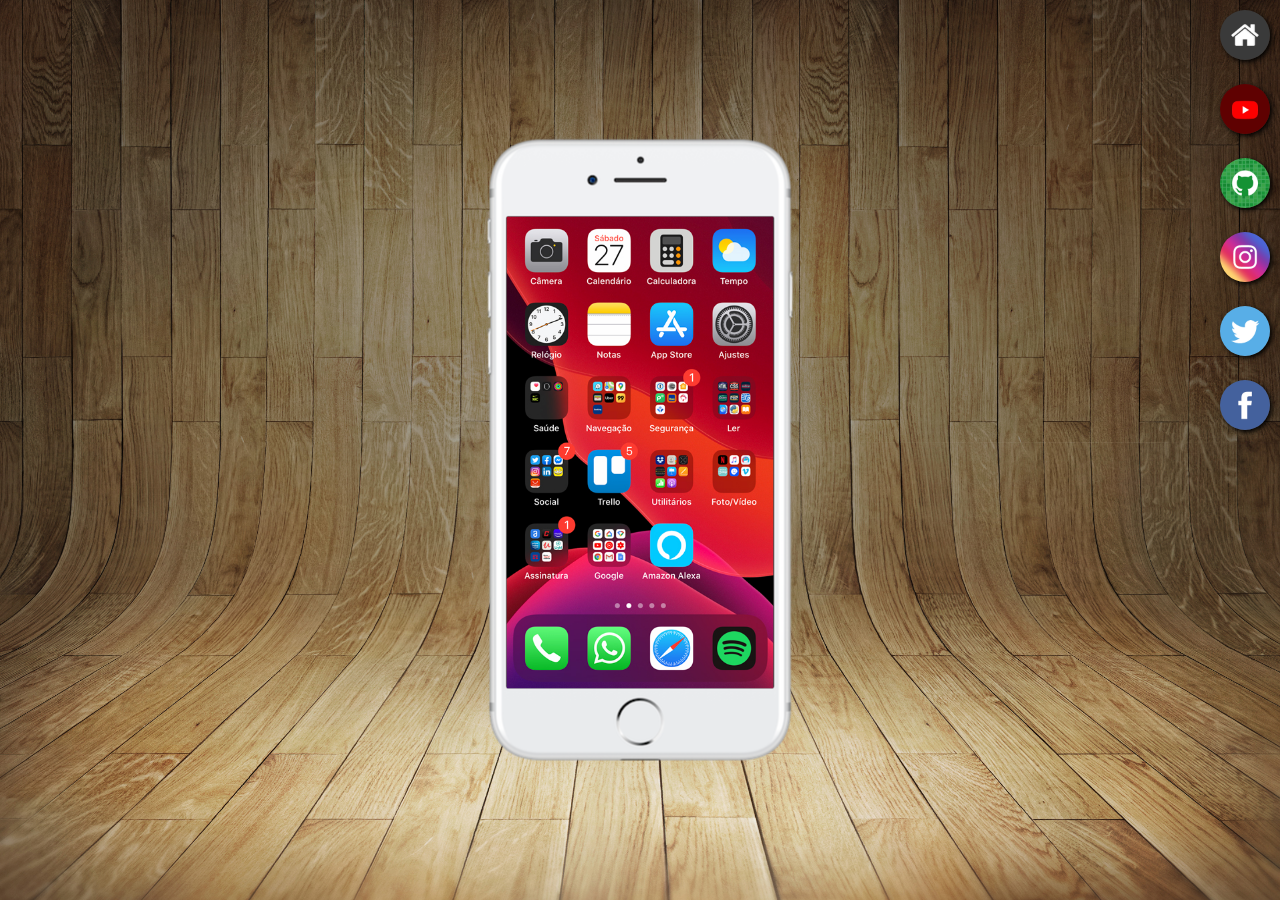
<file: index.html>
<!DOCTYPE html>
<html lang="Pt-br">
<head>
    <meta charset="UTF-8">
    <meta name="viewport" content="width=], initial-scale=1.0">
    <title>Projeto Rede Sociais</title>
    <link rel="shortcut icon" href="favicon.ico" type="image/x-icon">
    <link rel="stylesheet" href="estilos/style.css">
</head>
<body>
    <main>
        <section id="telefone">
            <iframe src="home.html" name="tela" id="tela" frameborder="0"> Seu navegador não é compativel com isso.</iframe>
        </section>
        <section id="redes-sociais">
            <a href="home.html" target="tela"> <img src="imagens/logo-home.jpg" alt="Home"></a><br>
            <a href="youtube.html" target="tela"> <img src="imagens/logo-youtube.jpg" alt="YouTube"></a><br>
            <a href="github.html" target="tela"><img src="imagens/logo-github.jpg" alt="GitHub"></a><br>
            <a href="instagram.html" target="tela"><img src="imagens/logo-instagram.jpg" alt=""></a><br>
            <a href="twitter.html" target="tela"><img src="imagens/logo-twitter.jpg" alt="Twitter"></a><br>
            <a href="facebook.html" target="tela"><img src="imagens/logo-facebook.jpg" alt="Facebook"></a>
        </section>
        <div id="bola"></div>
    </main>
</body>
</html>
</file>
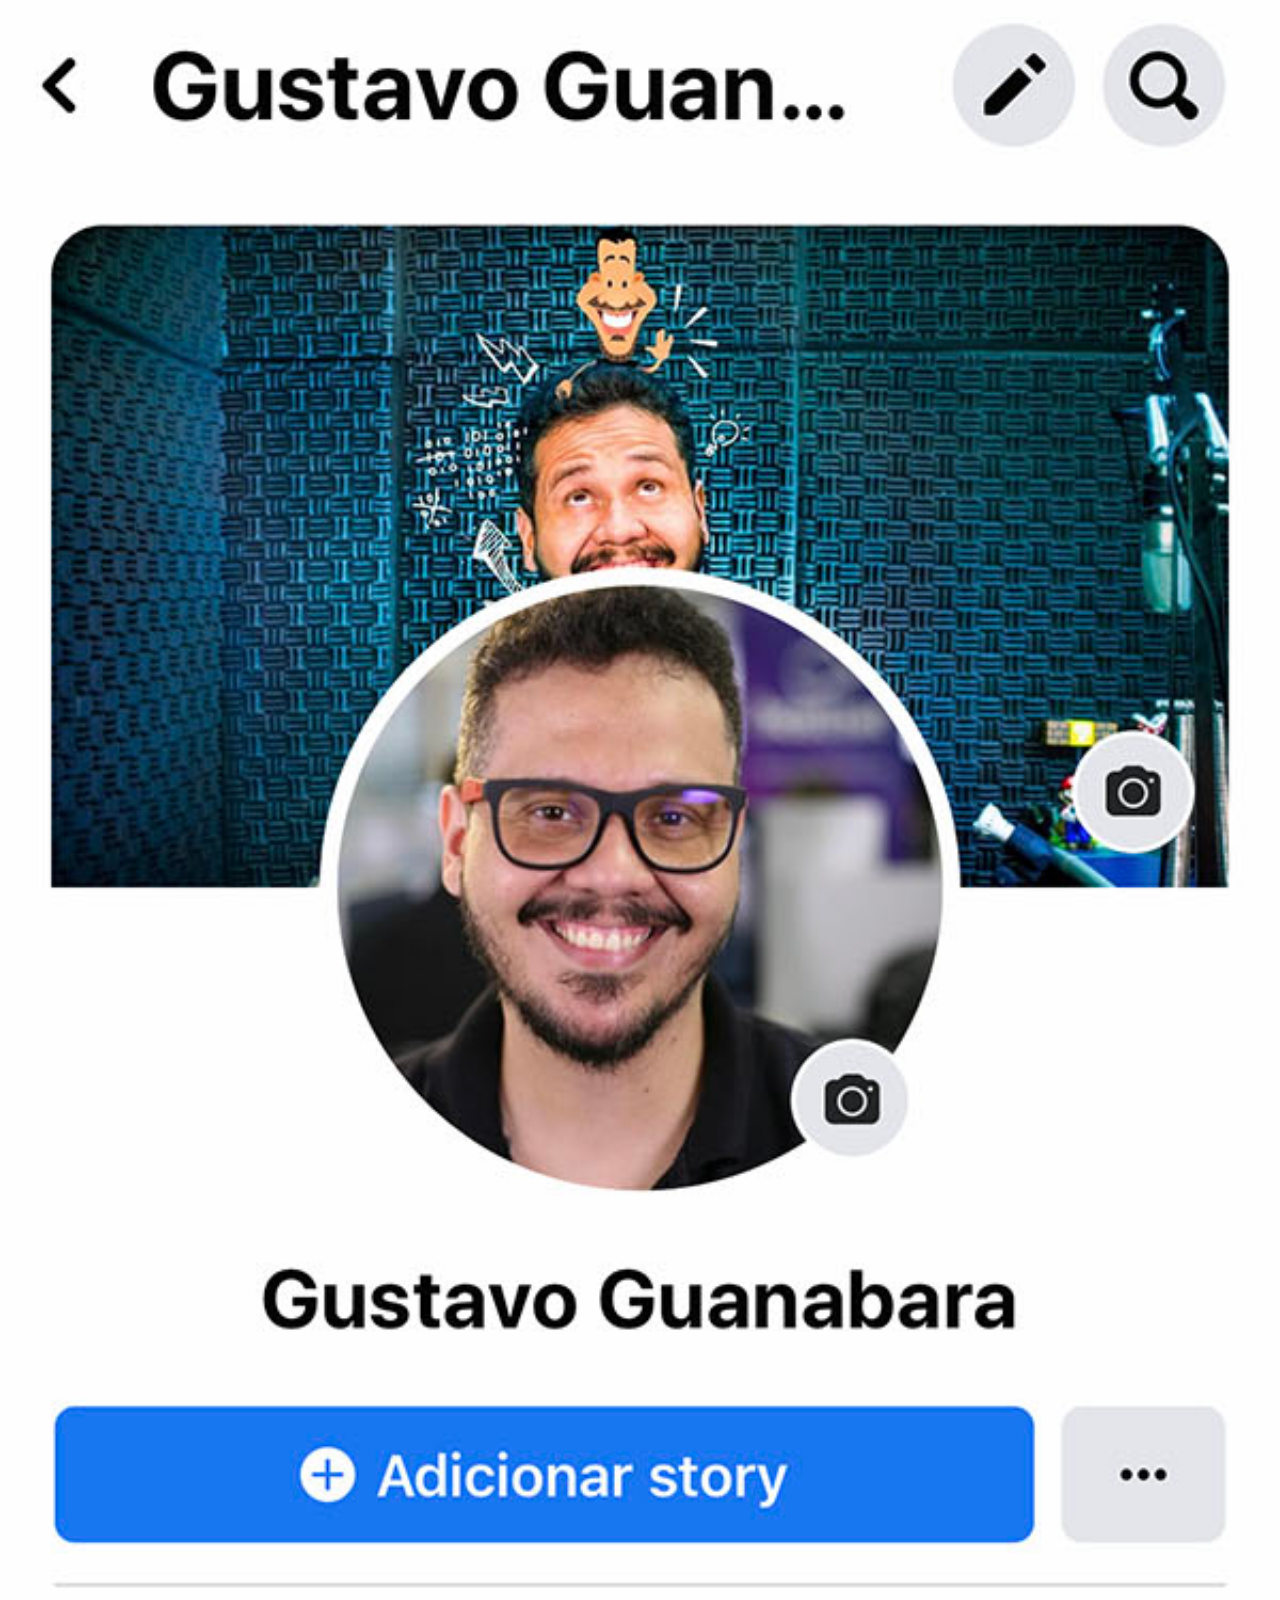
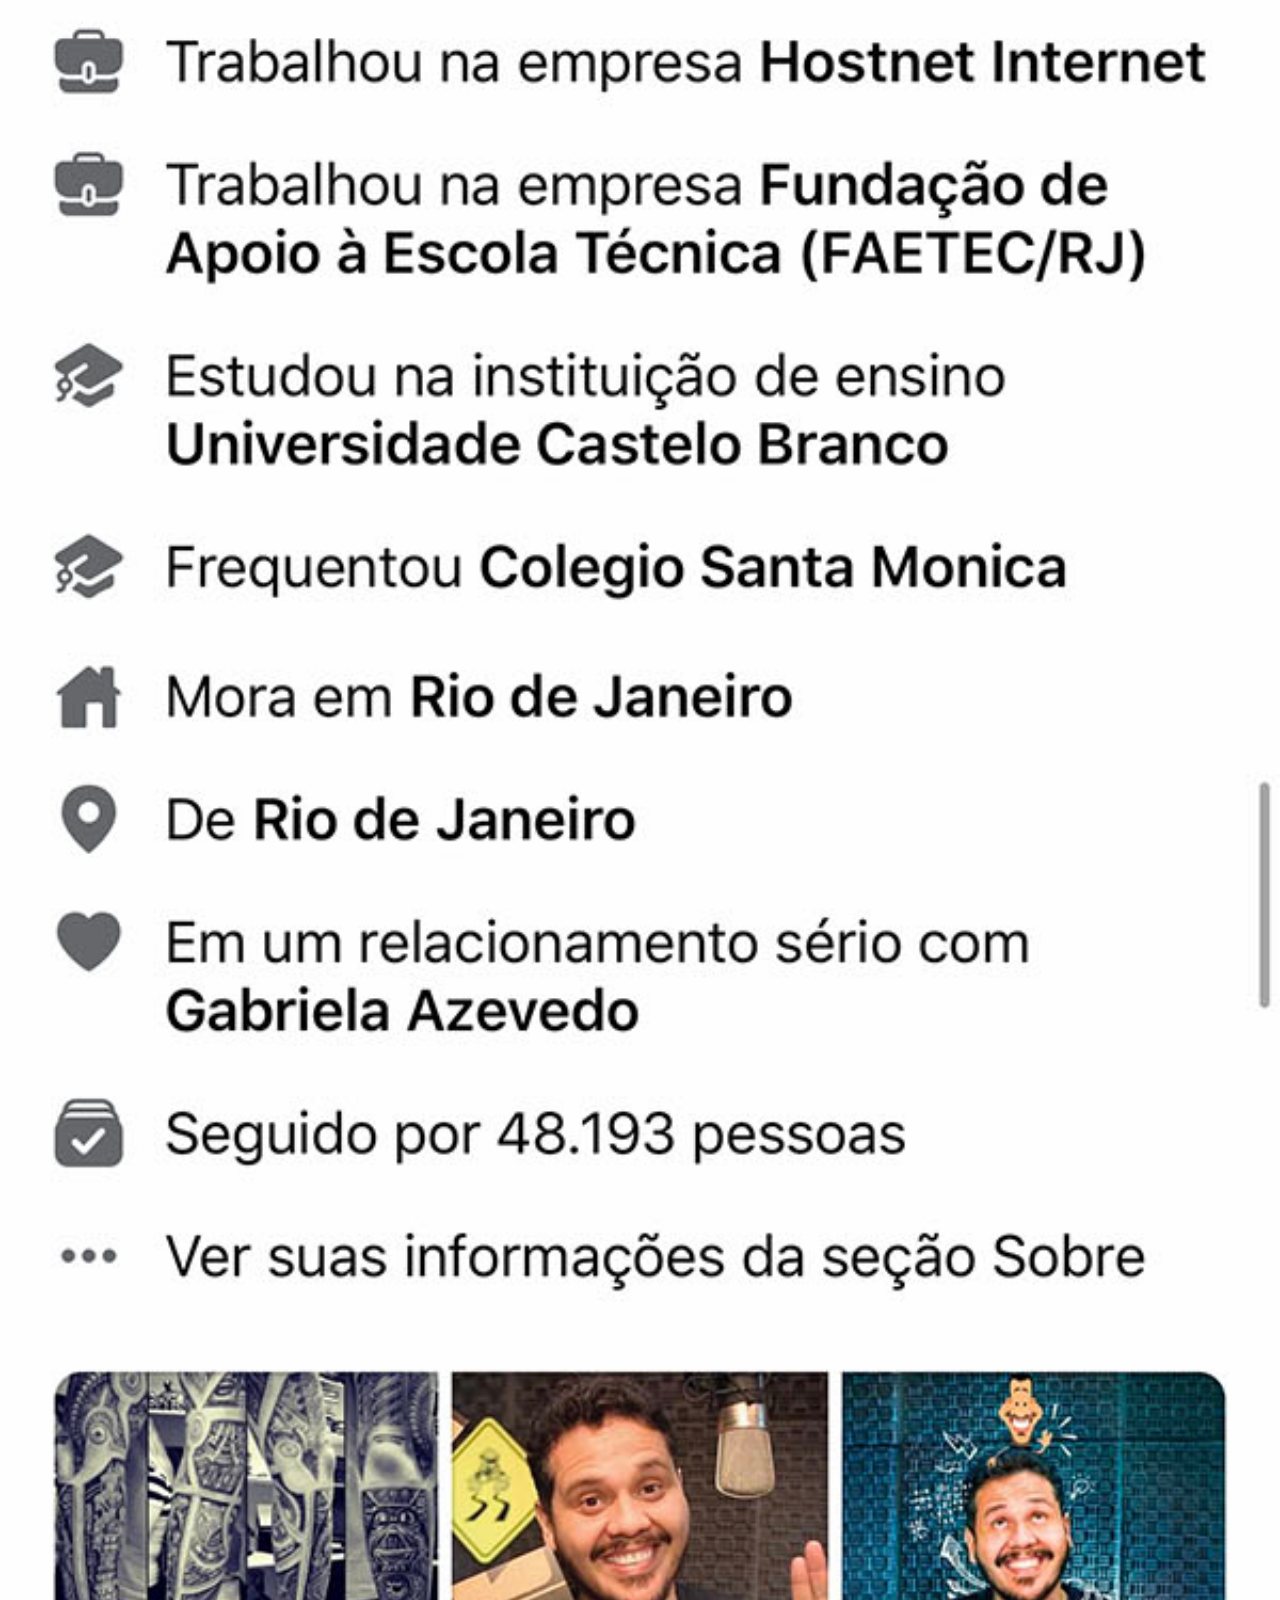
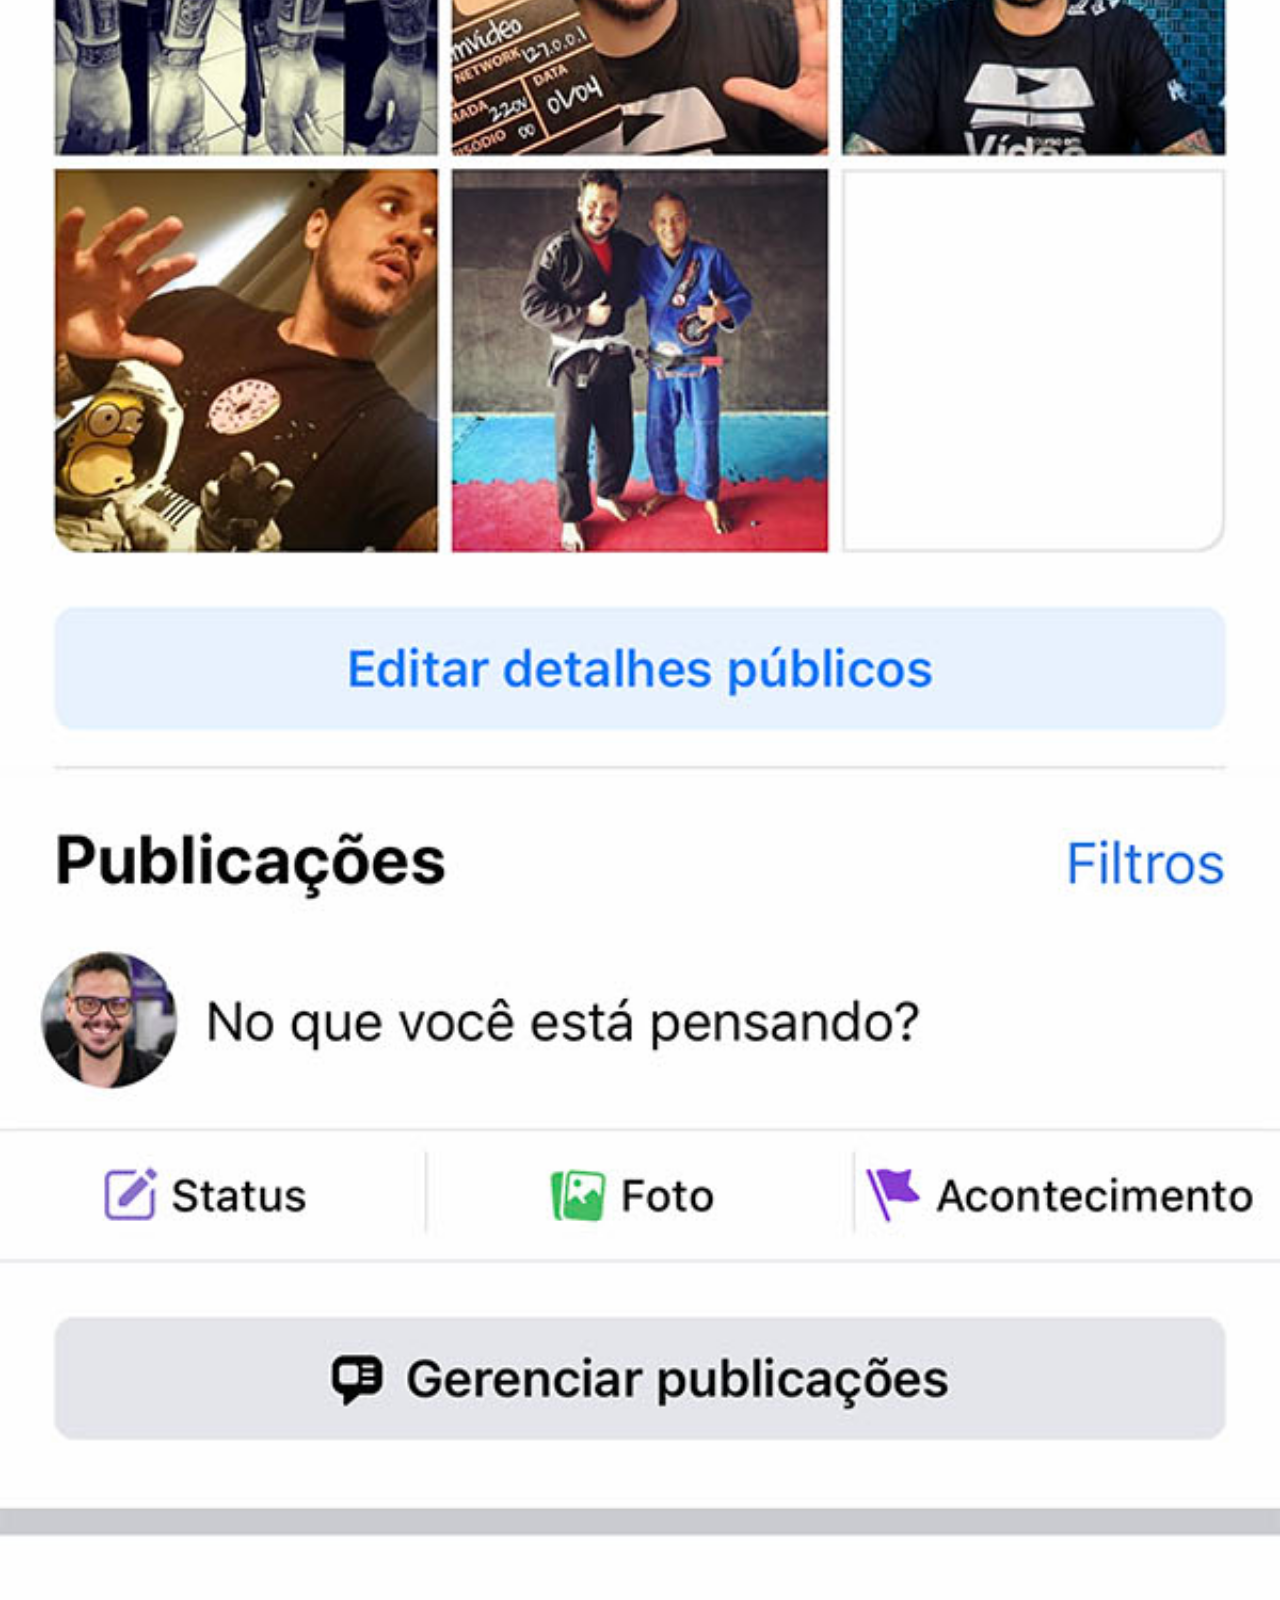
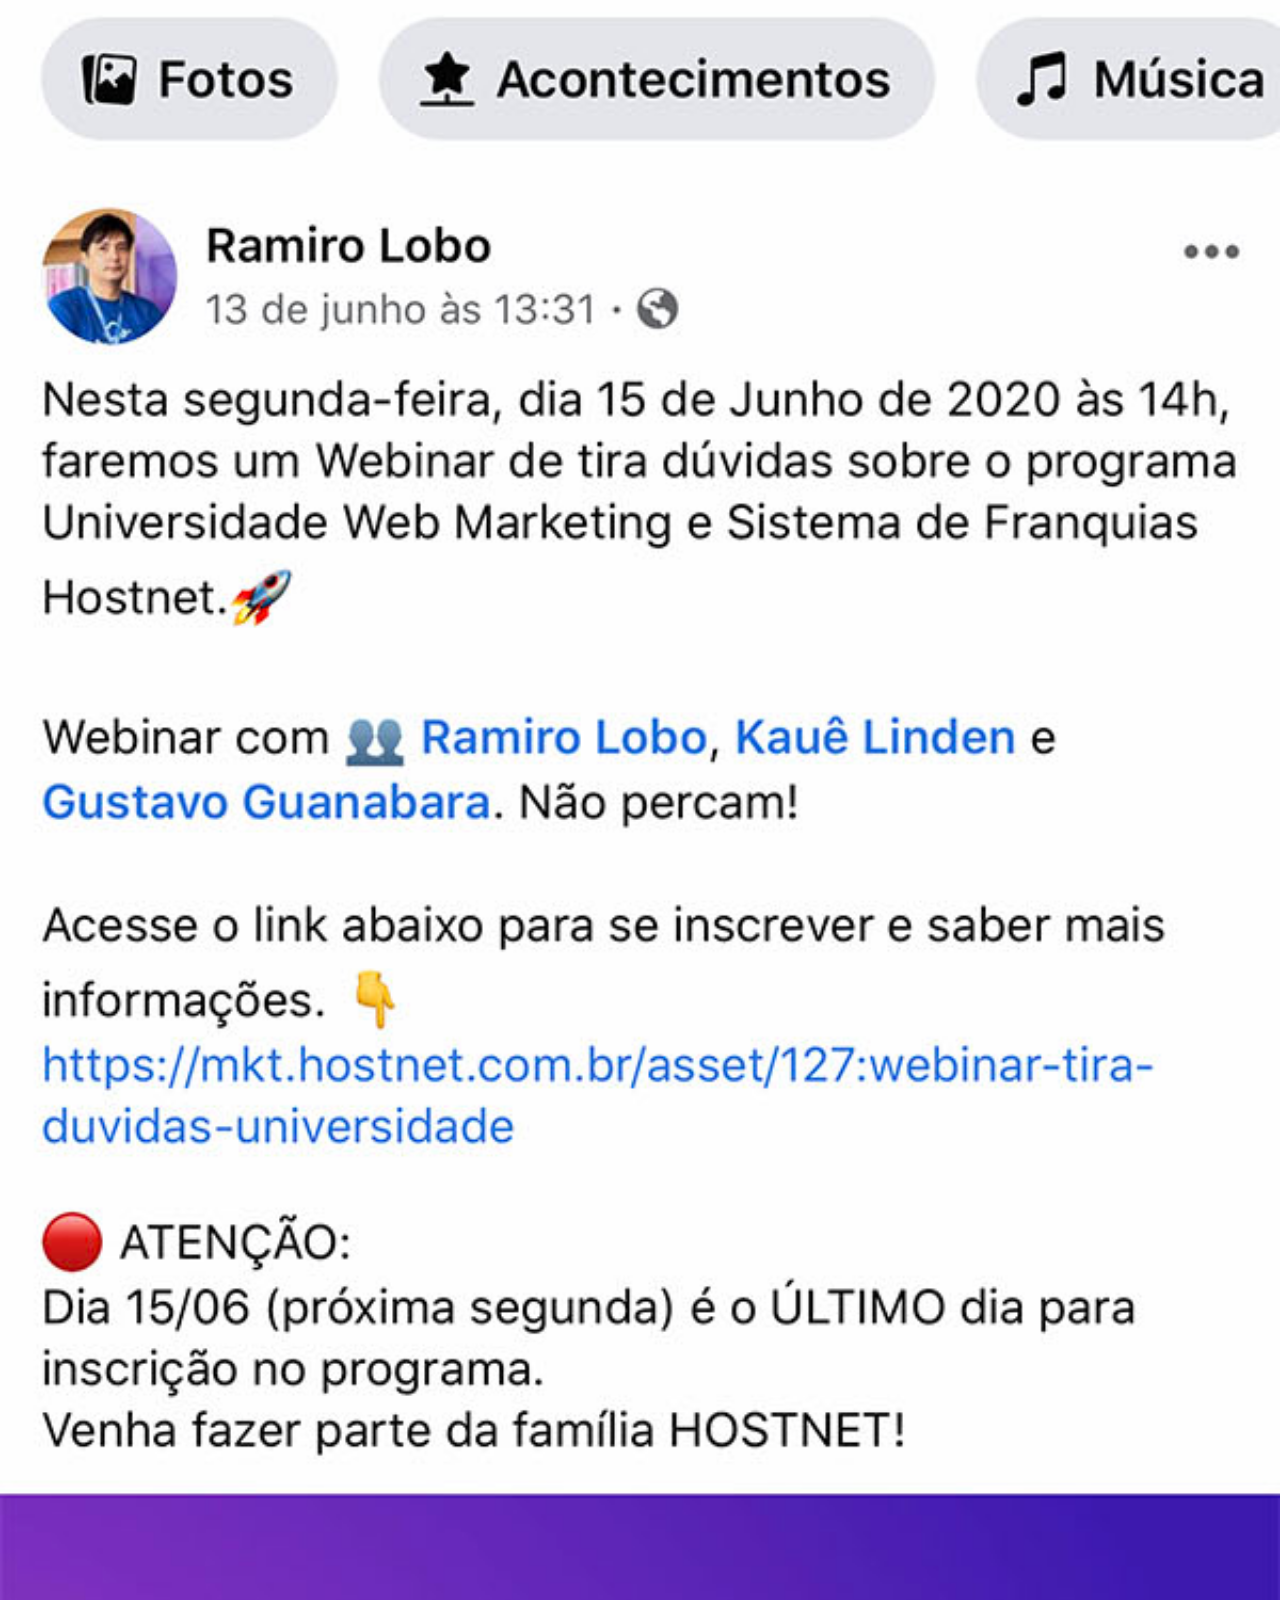
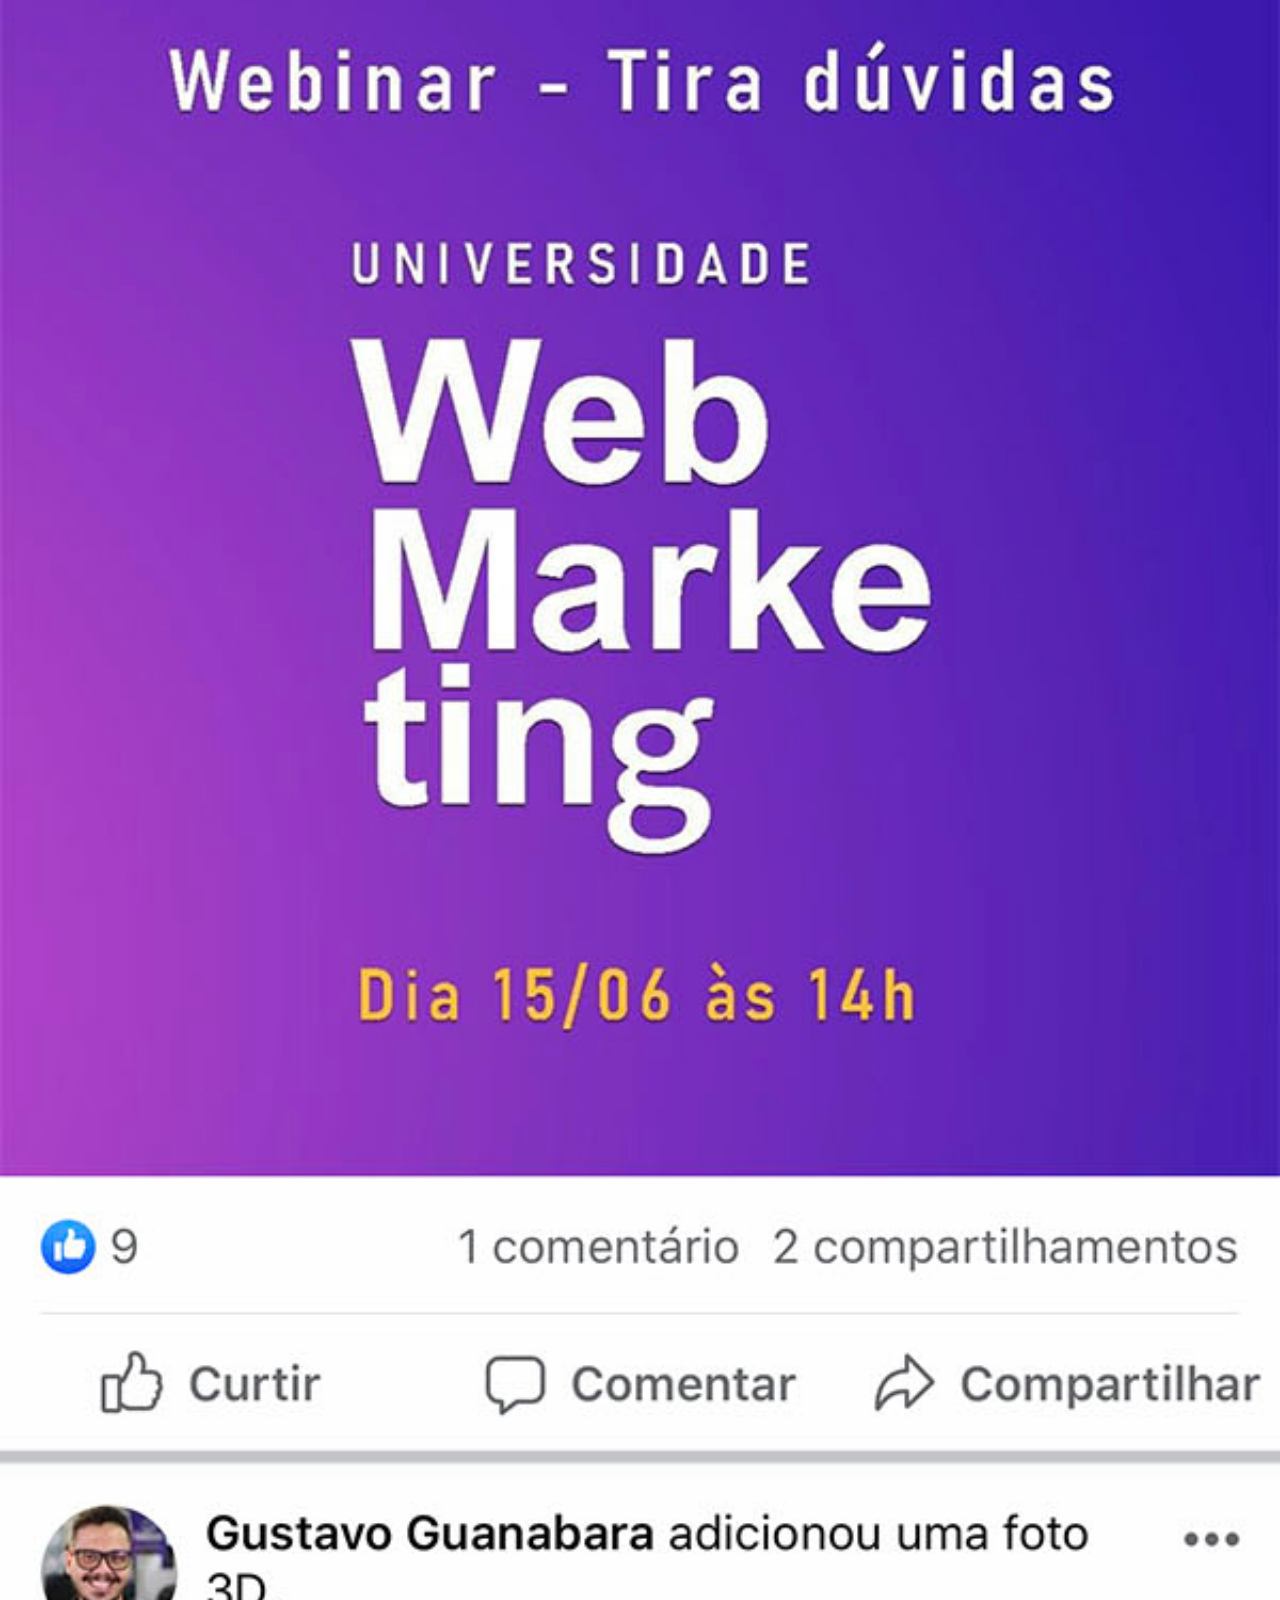
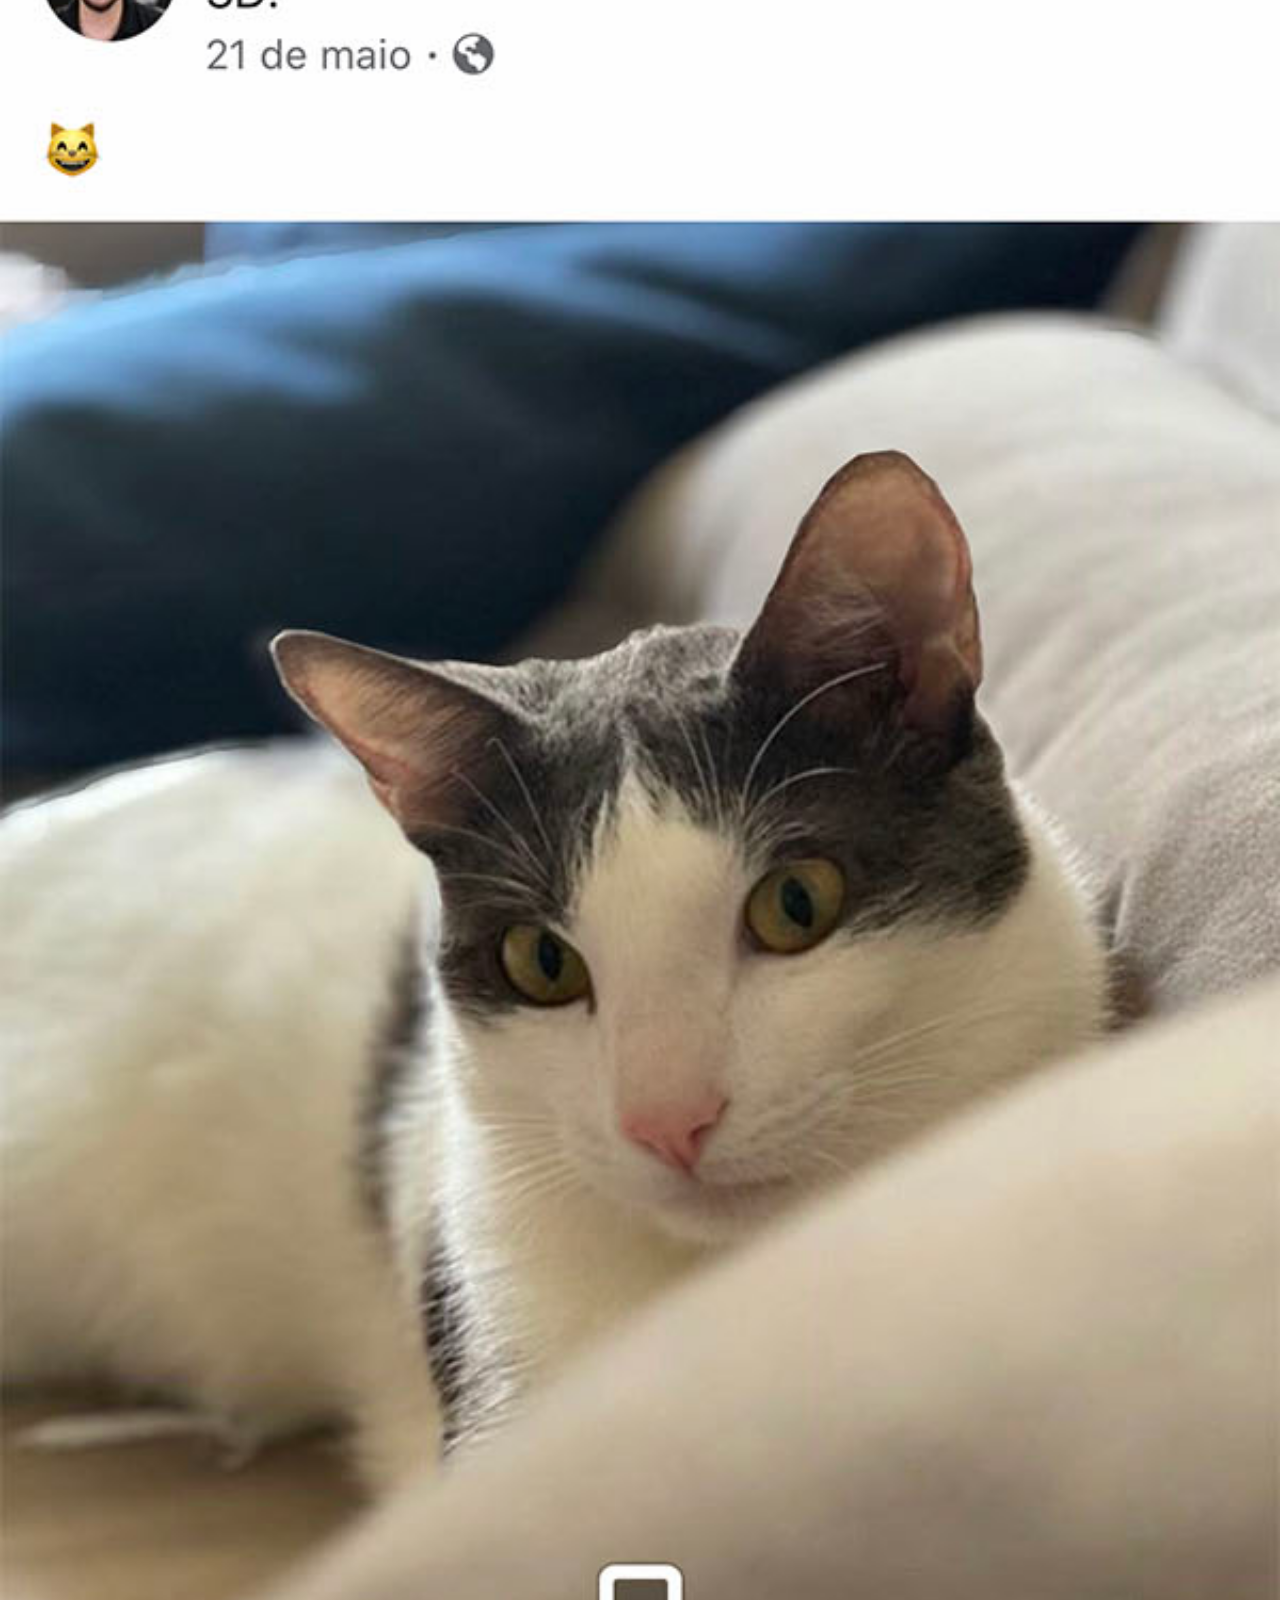
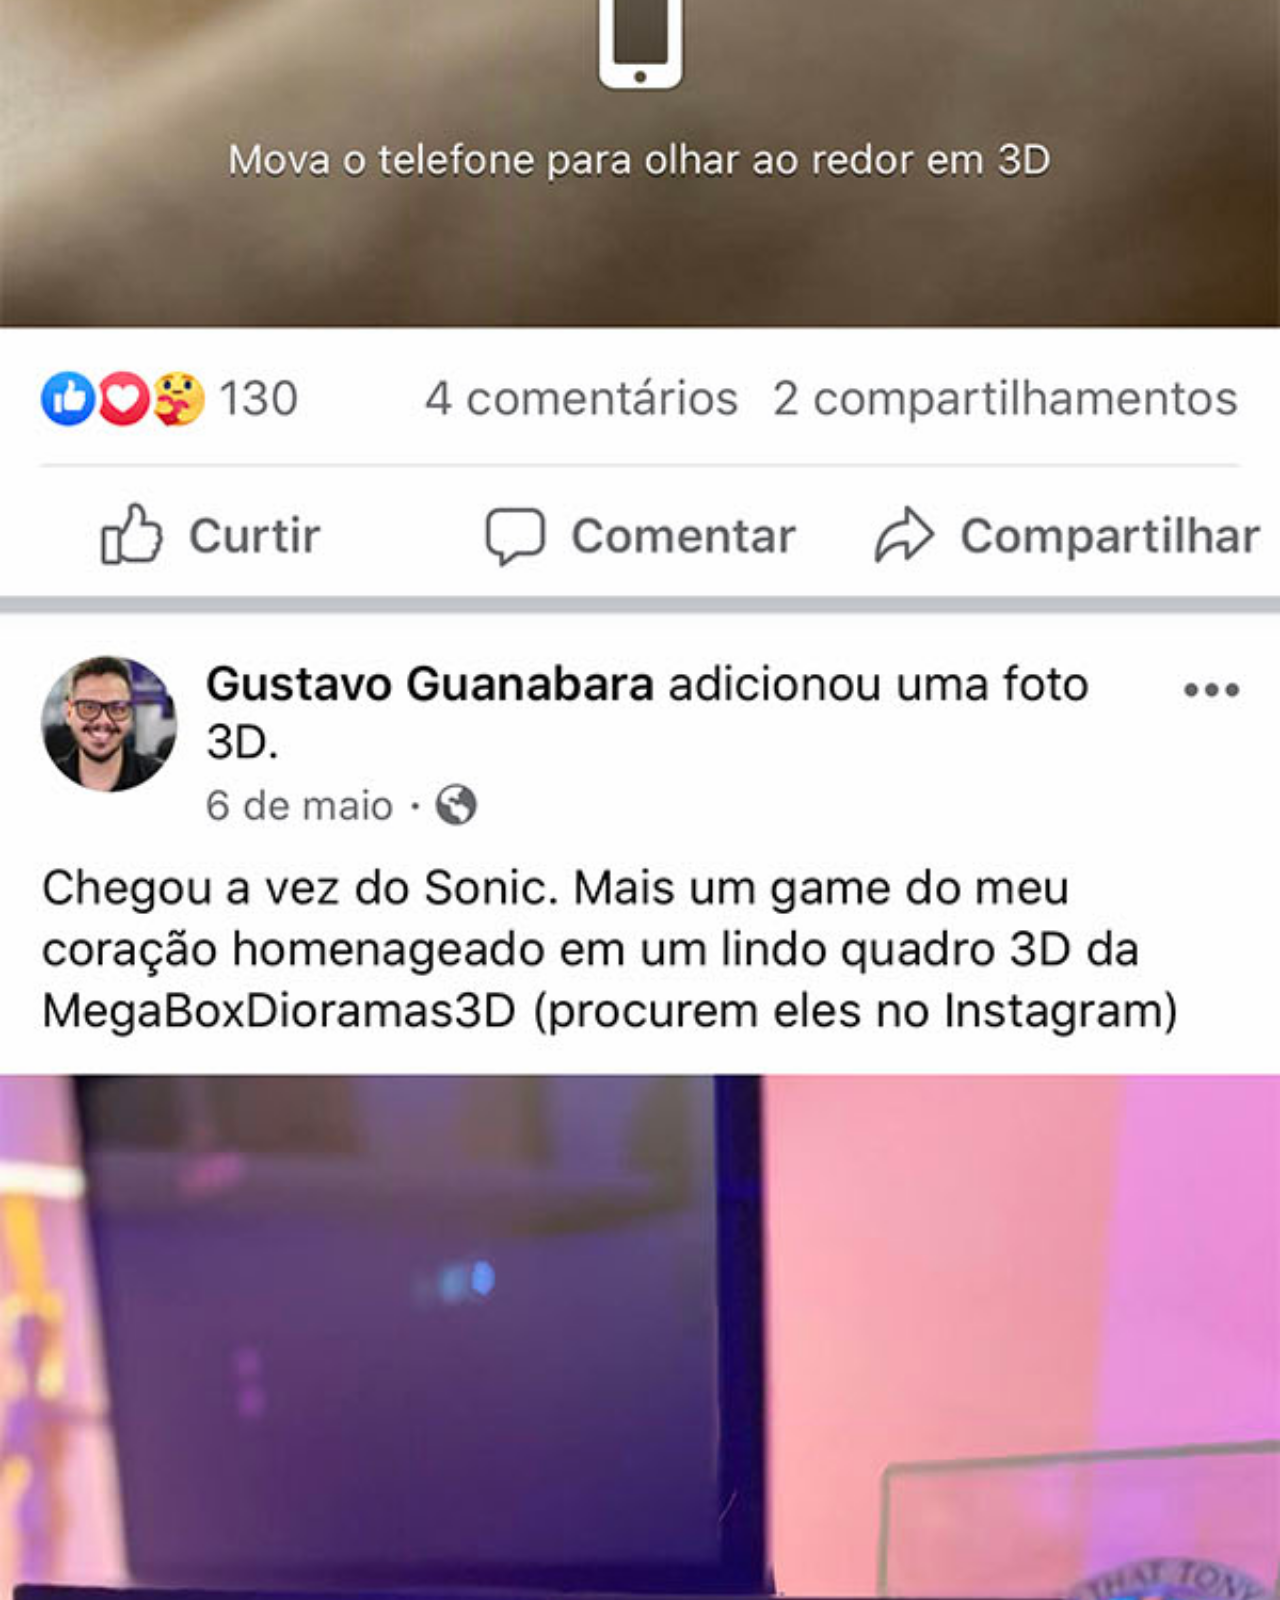
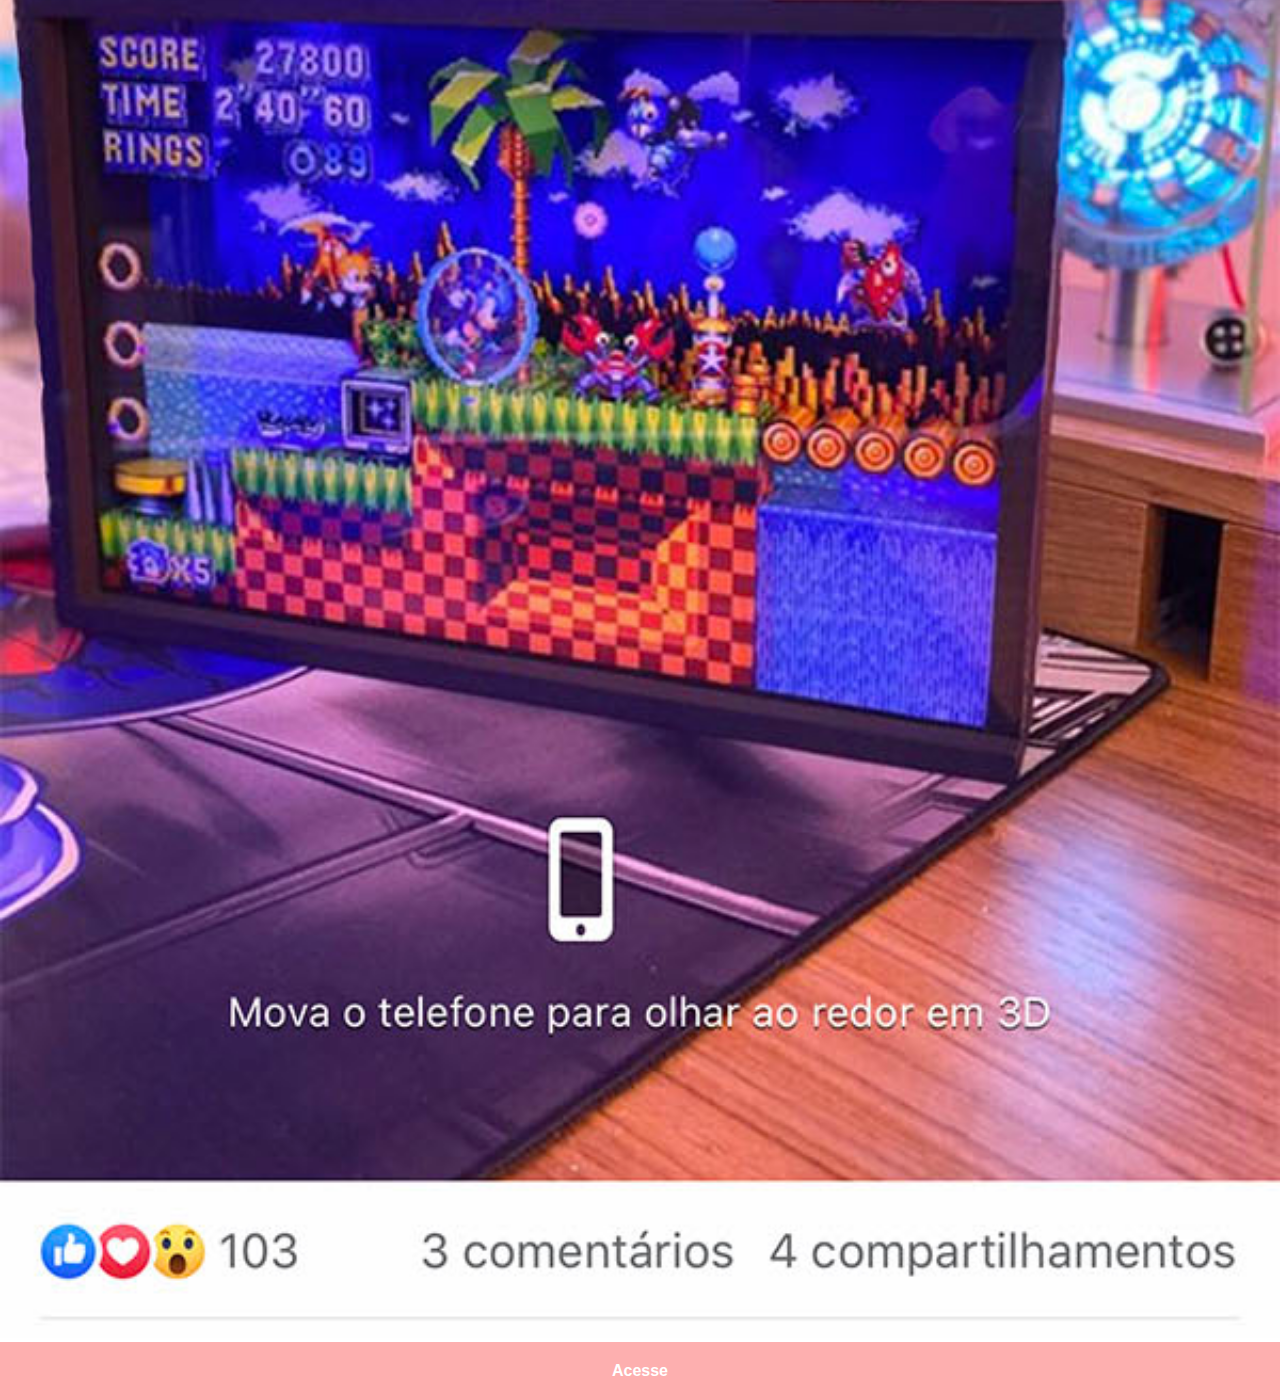
<file: facebook.html>
<!DOCTYPE html>
<html lang="Pt-br">
<head>
    <meta charset="UTF-8">
    <meta name="viewport" content="width=device-width, initial-scale=1.0">
    <title>Facebook</title>
    <link rel="stylesheet" href="estilos/social.css">

</head>
<body>
    <img src="imagens/tela-facebook.jpg" alt="Facebook">
    <a href="https://www.facebook.com/gustavoguanabara/?locale=pt_BR" target="_blank">Acesse</a>
</body>
</html>
</file>
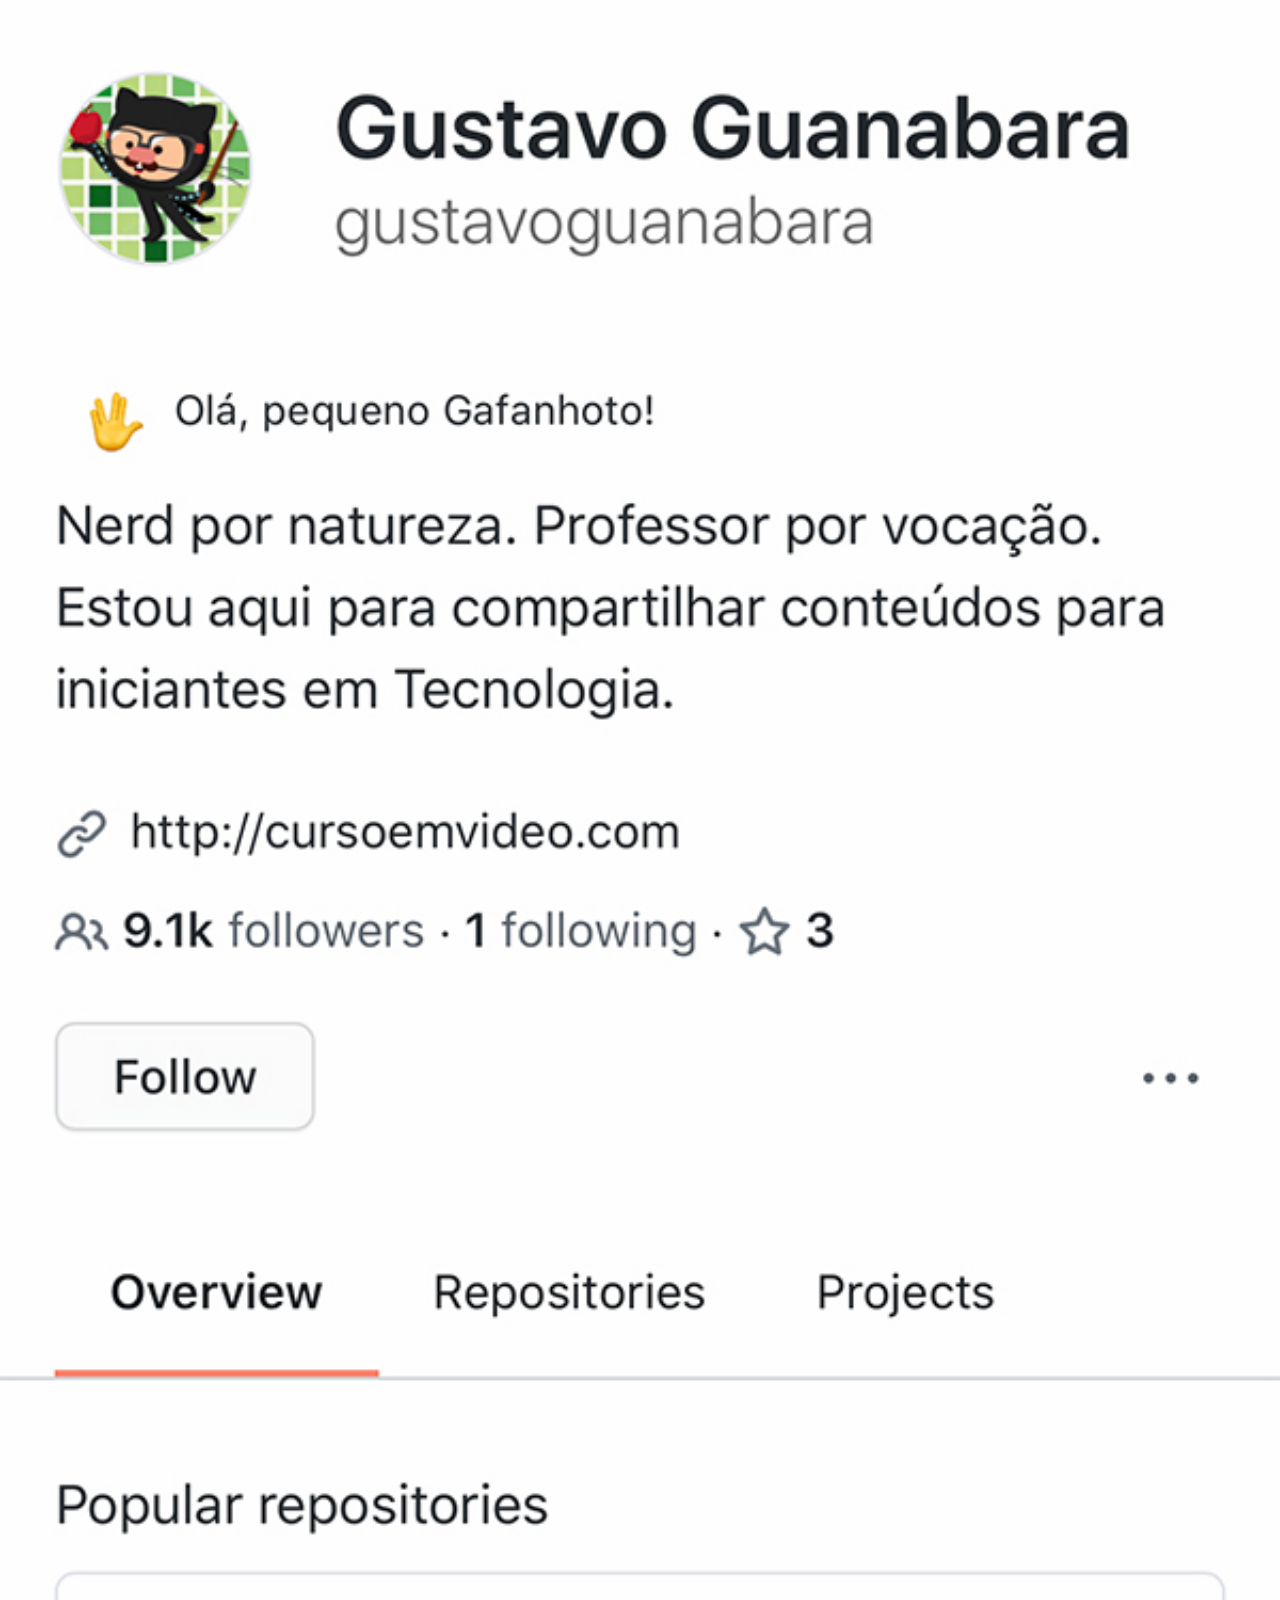
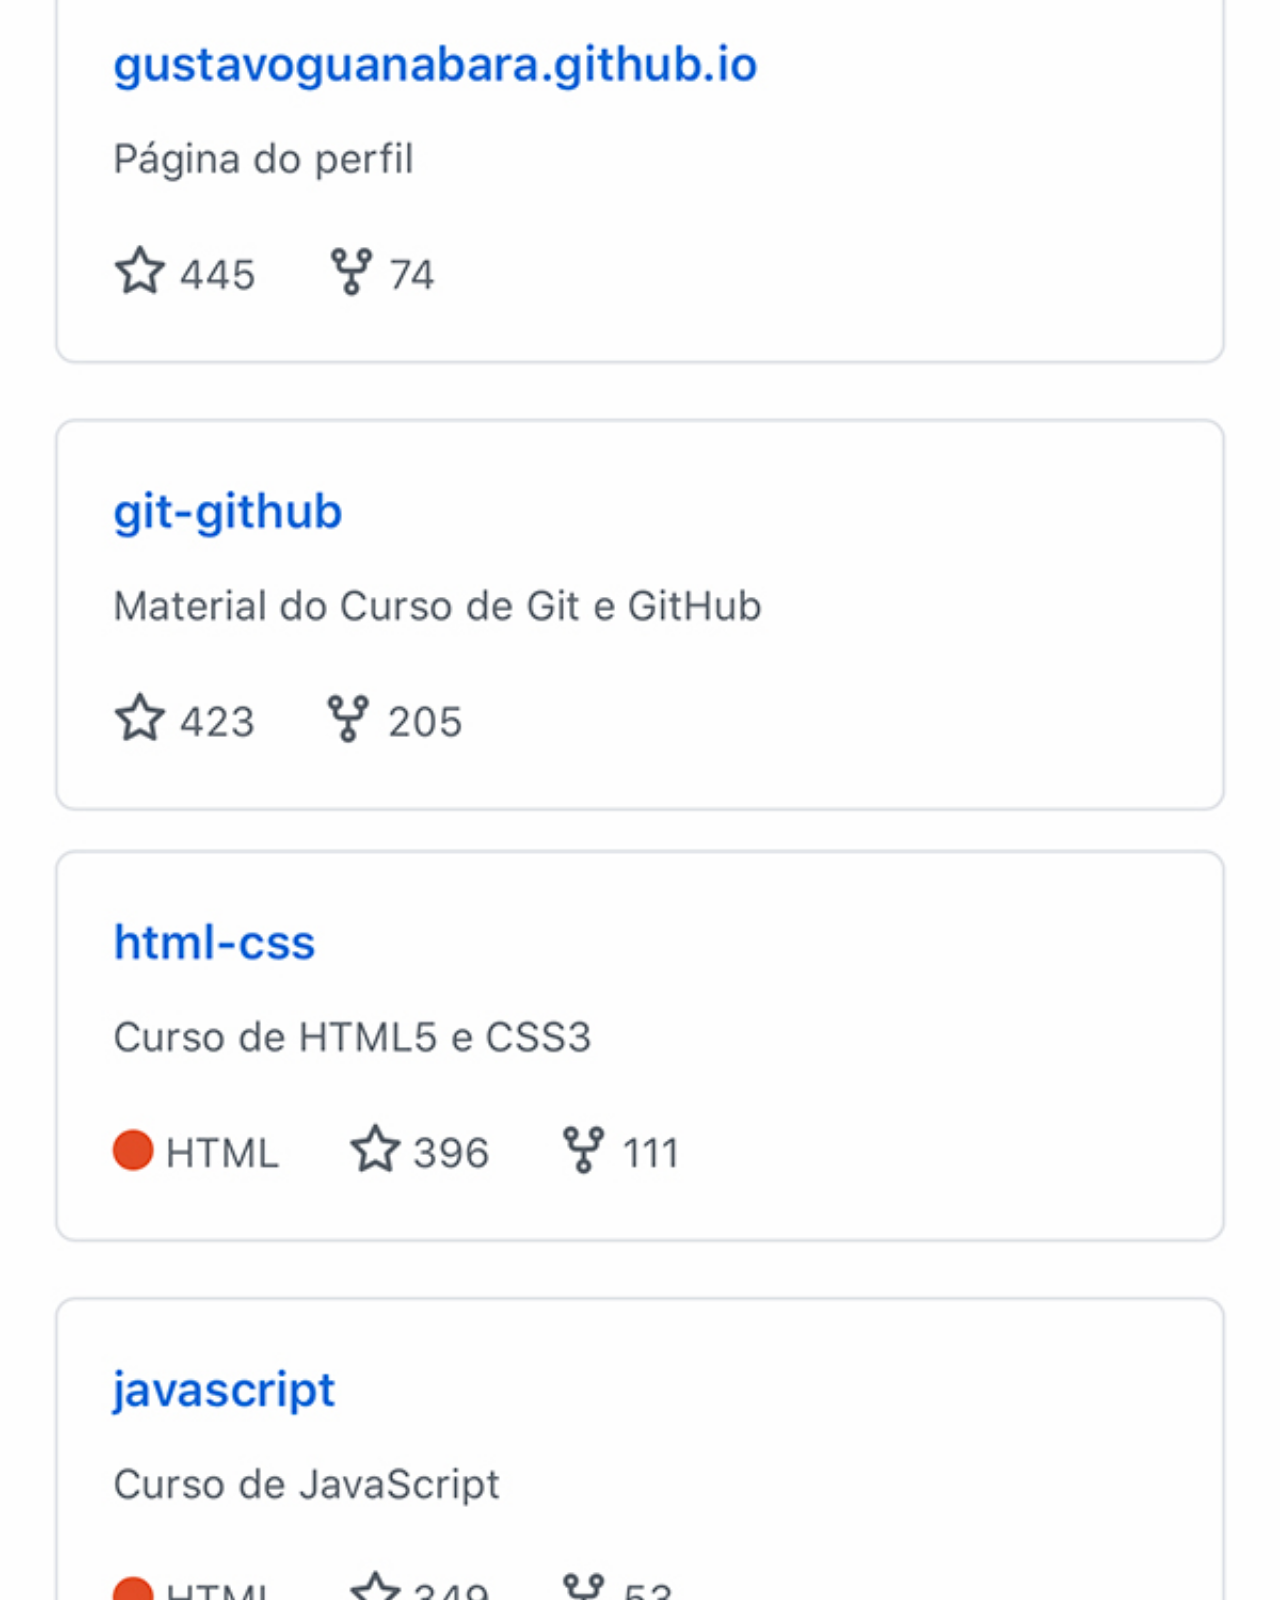
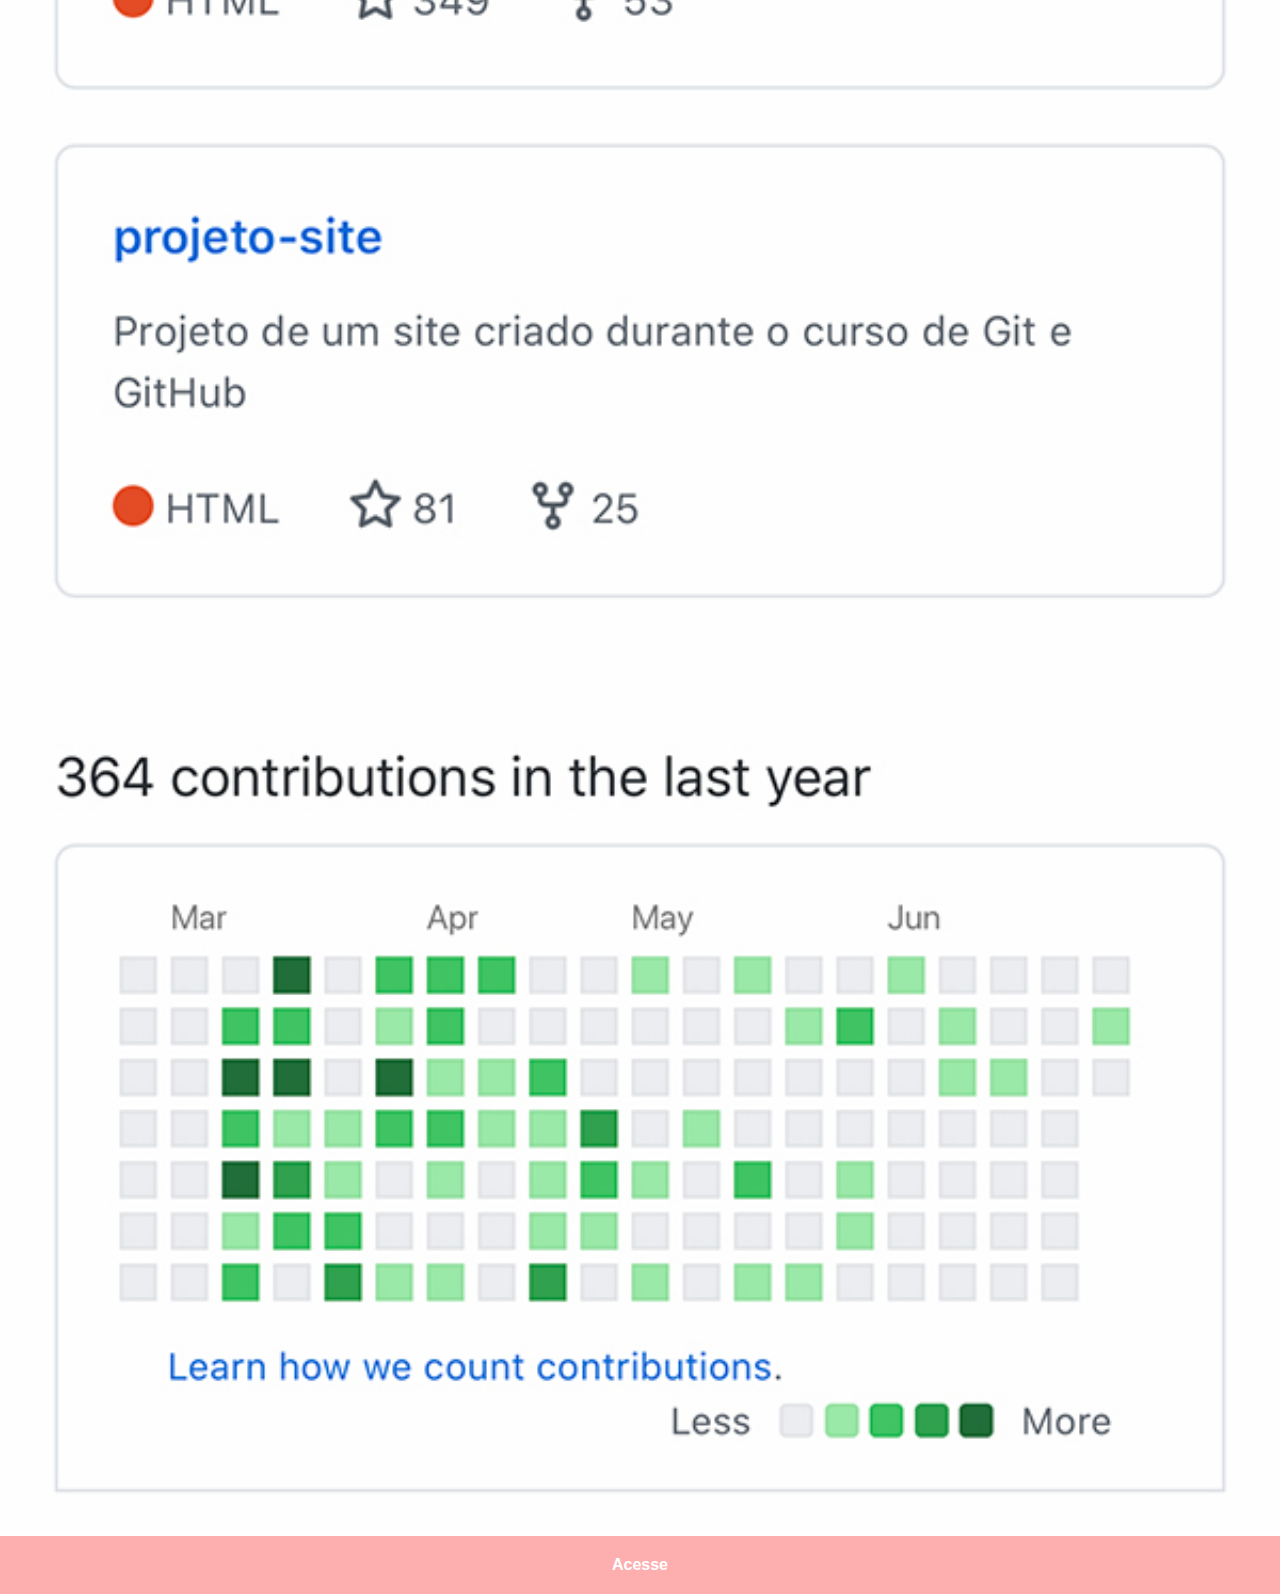
<file: github.html>
<!DOCTYPE html>
<html lang="pt_BR">
<head>
    <meta charset="UTF-8">
    <meta name="viewport" content="width=device-width, initial-scale=1.0">
    <title>GitHub</title>
    <link rel="stylesheet" href="estilos/social.css">
</head>
<body>
    <img src="imagens/tela-github.jpg" alt="GitHub">
    <a href="https://github.com/professorguanabara" target="_blank">Acesse</a>
</body>
</html>
</file>
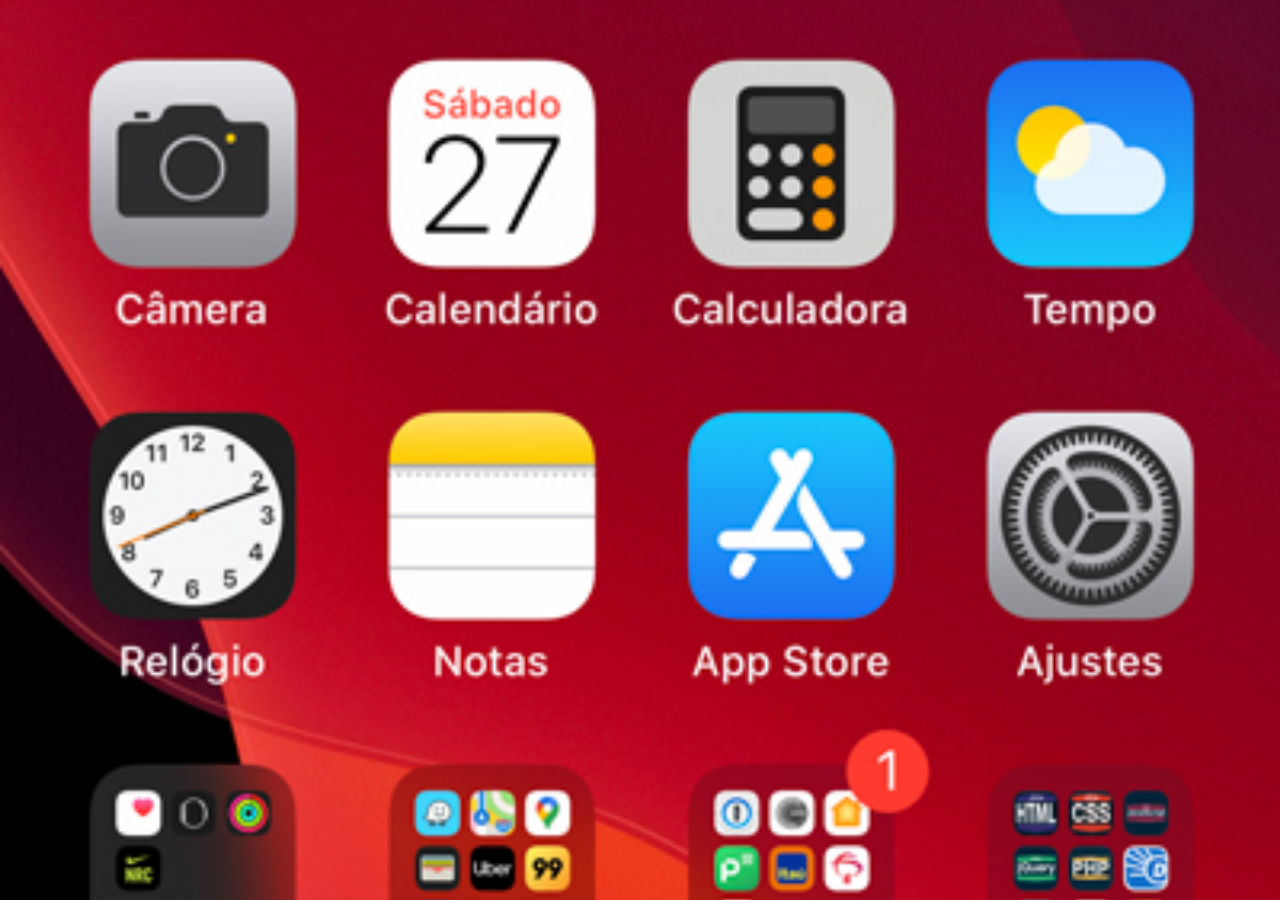
<file: home.html>
<!DOCTYPE html>
<html lang="Pt-br">
<head>
    <meta charset="UTF-8">
    <meta name="viewport" content="width=device-width, initial-scale=1.0">
    <title>Home</title>
    <style>
        * {
            margin: 0px;
            padding: 0px;
        }

        body {
            width: 100vw;
            height: 100vh;
            background: url('imagens/tela-home.jpg') no-repeat top center;
            background-size: cover;
        }
    </style>
</head>
<body>
    
</body>
</html>
</file>
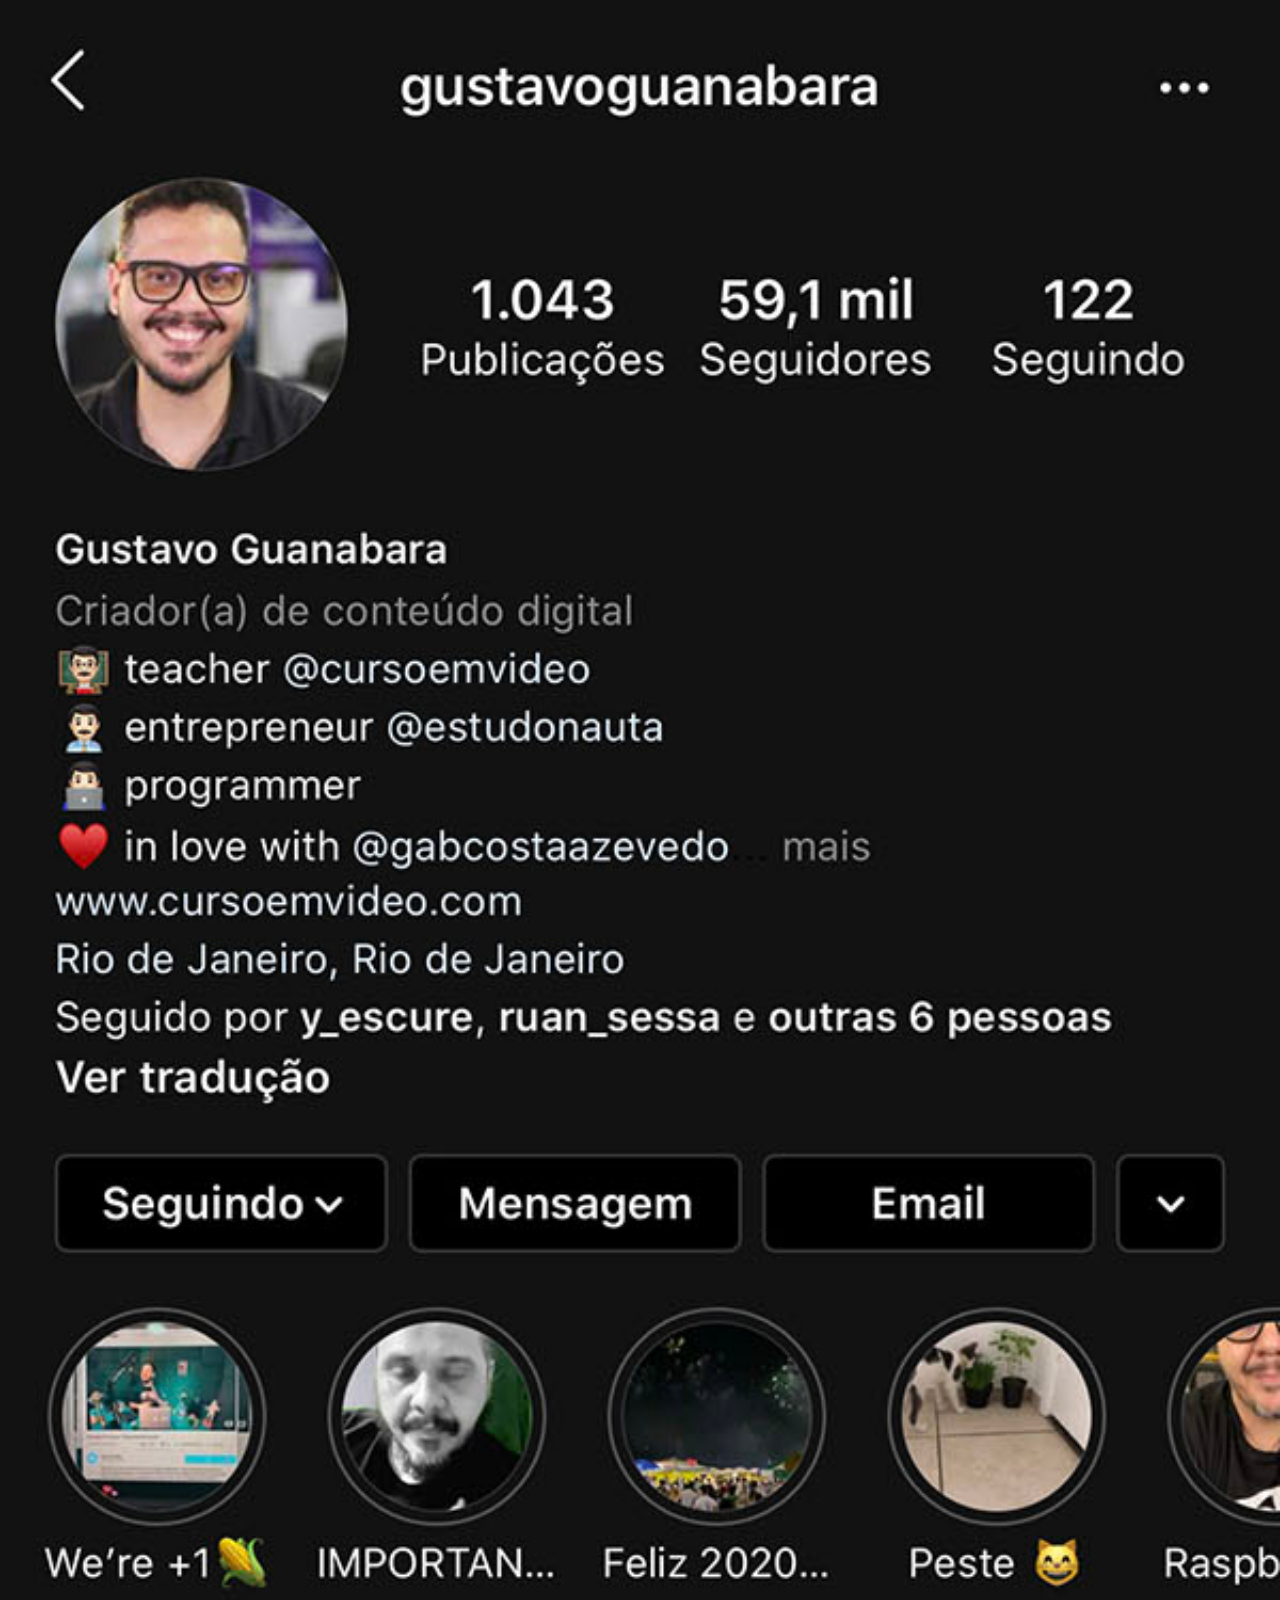
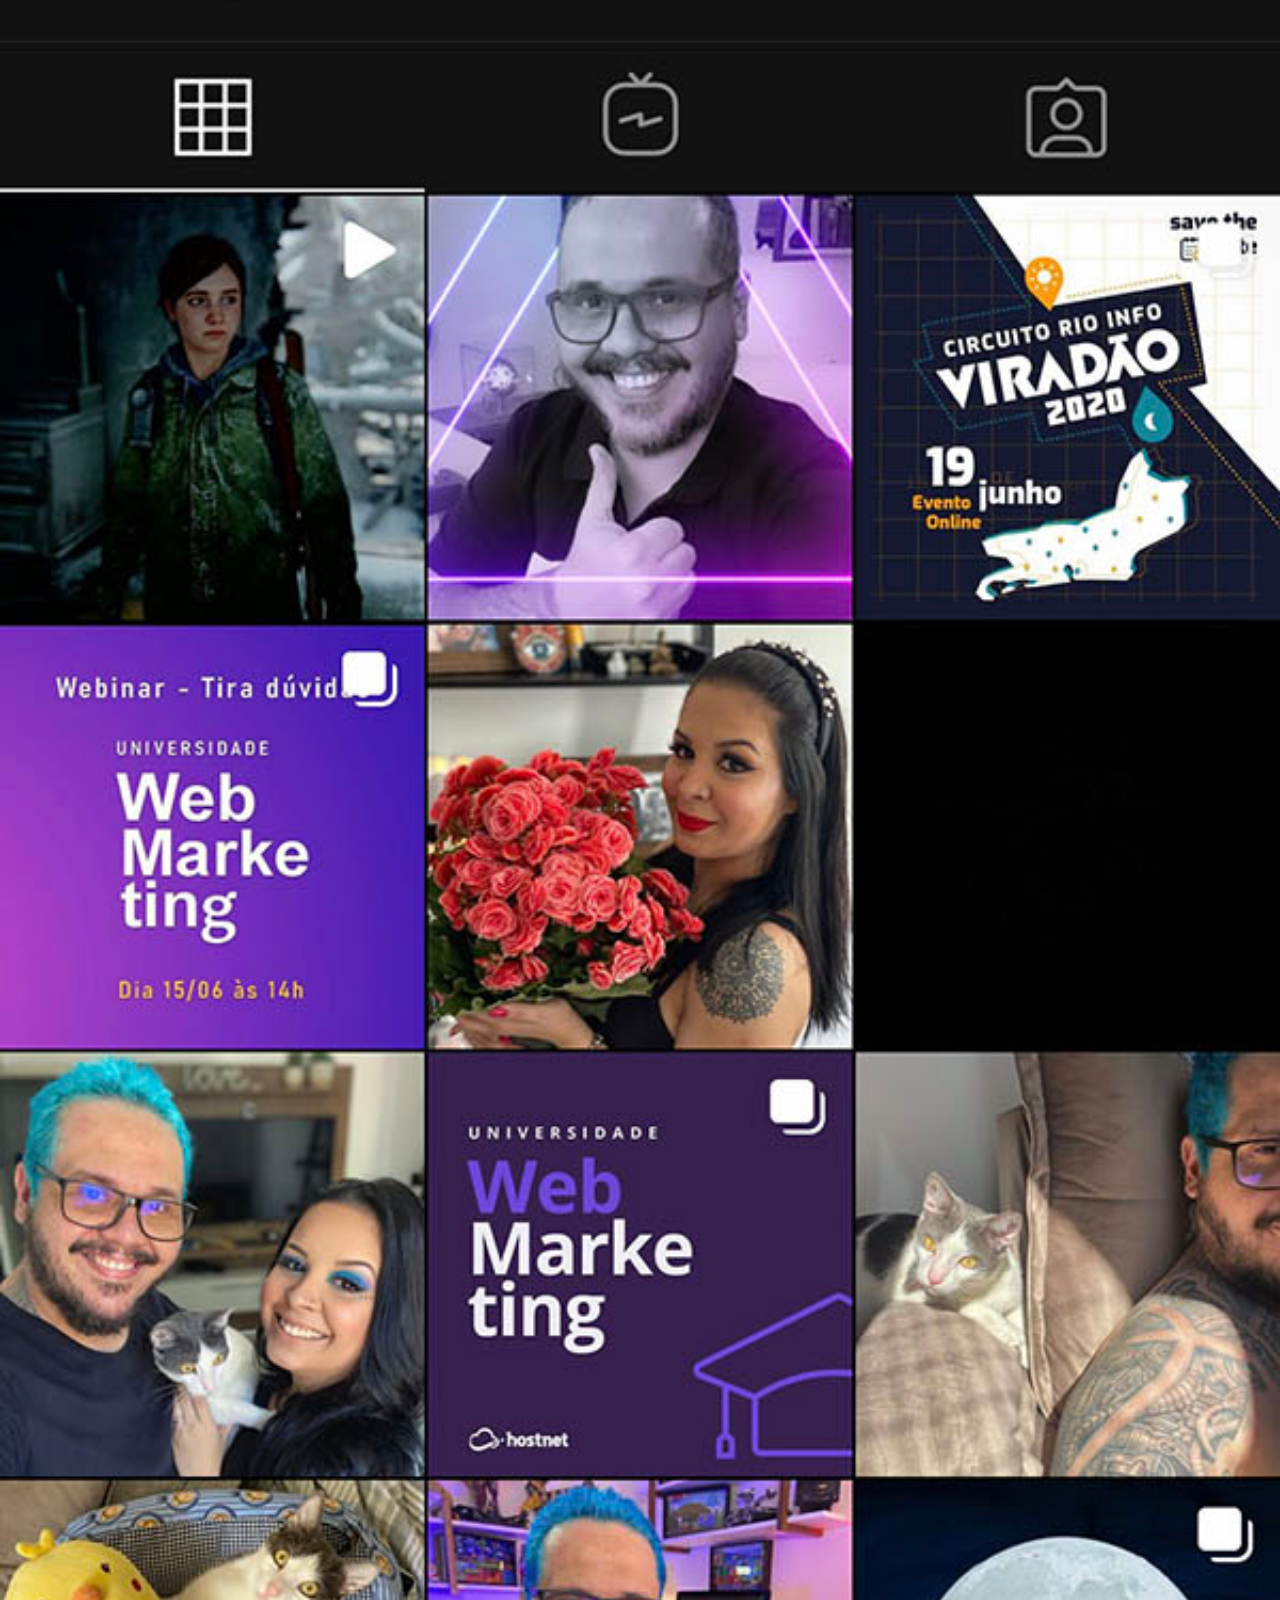
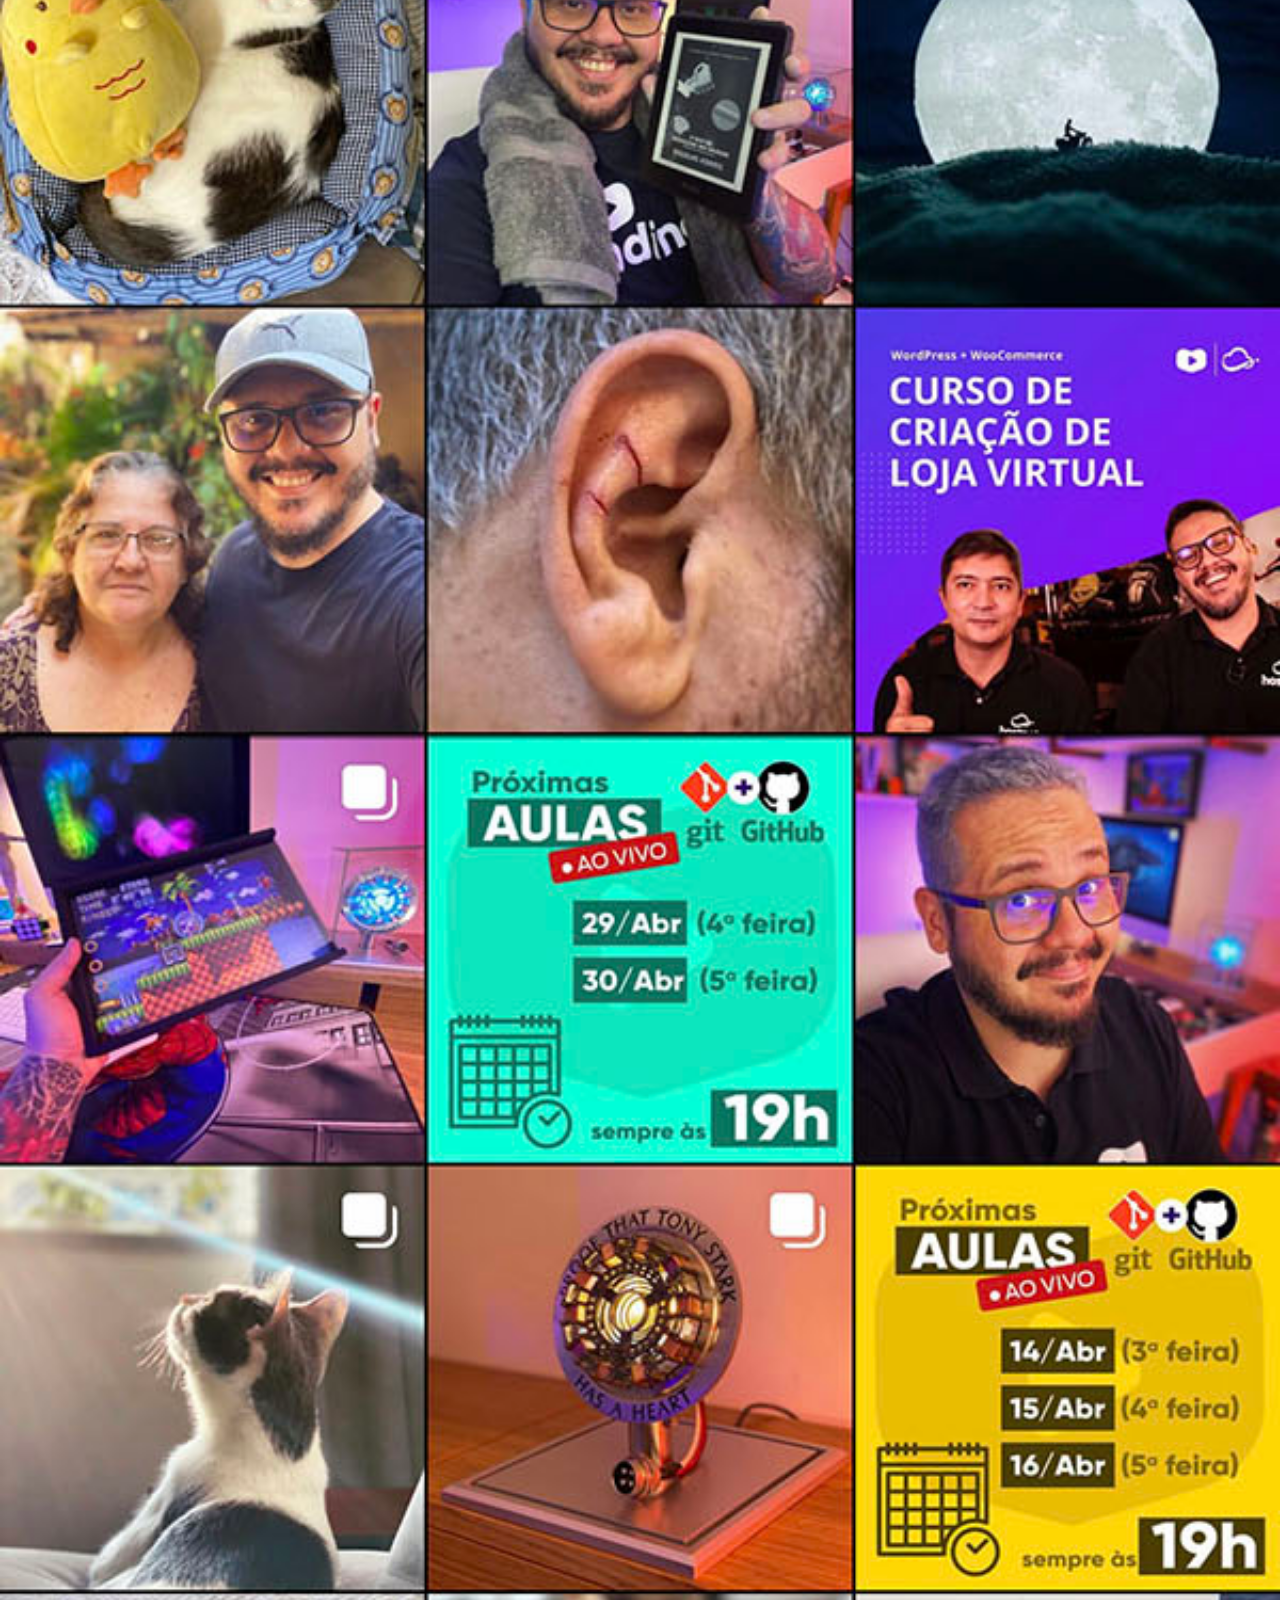
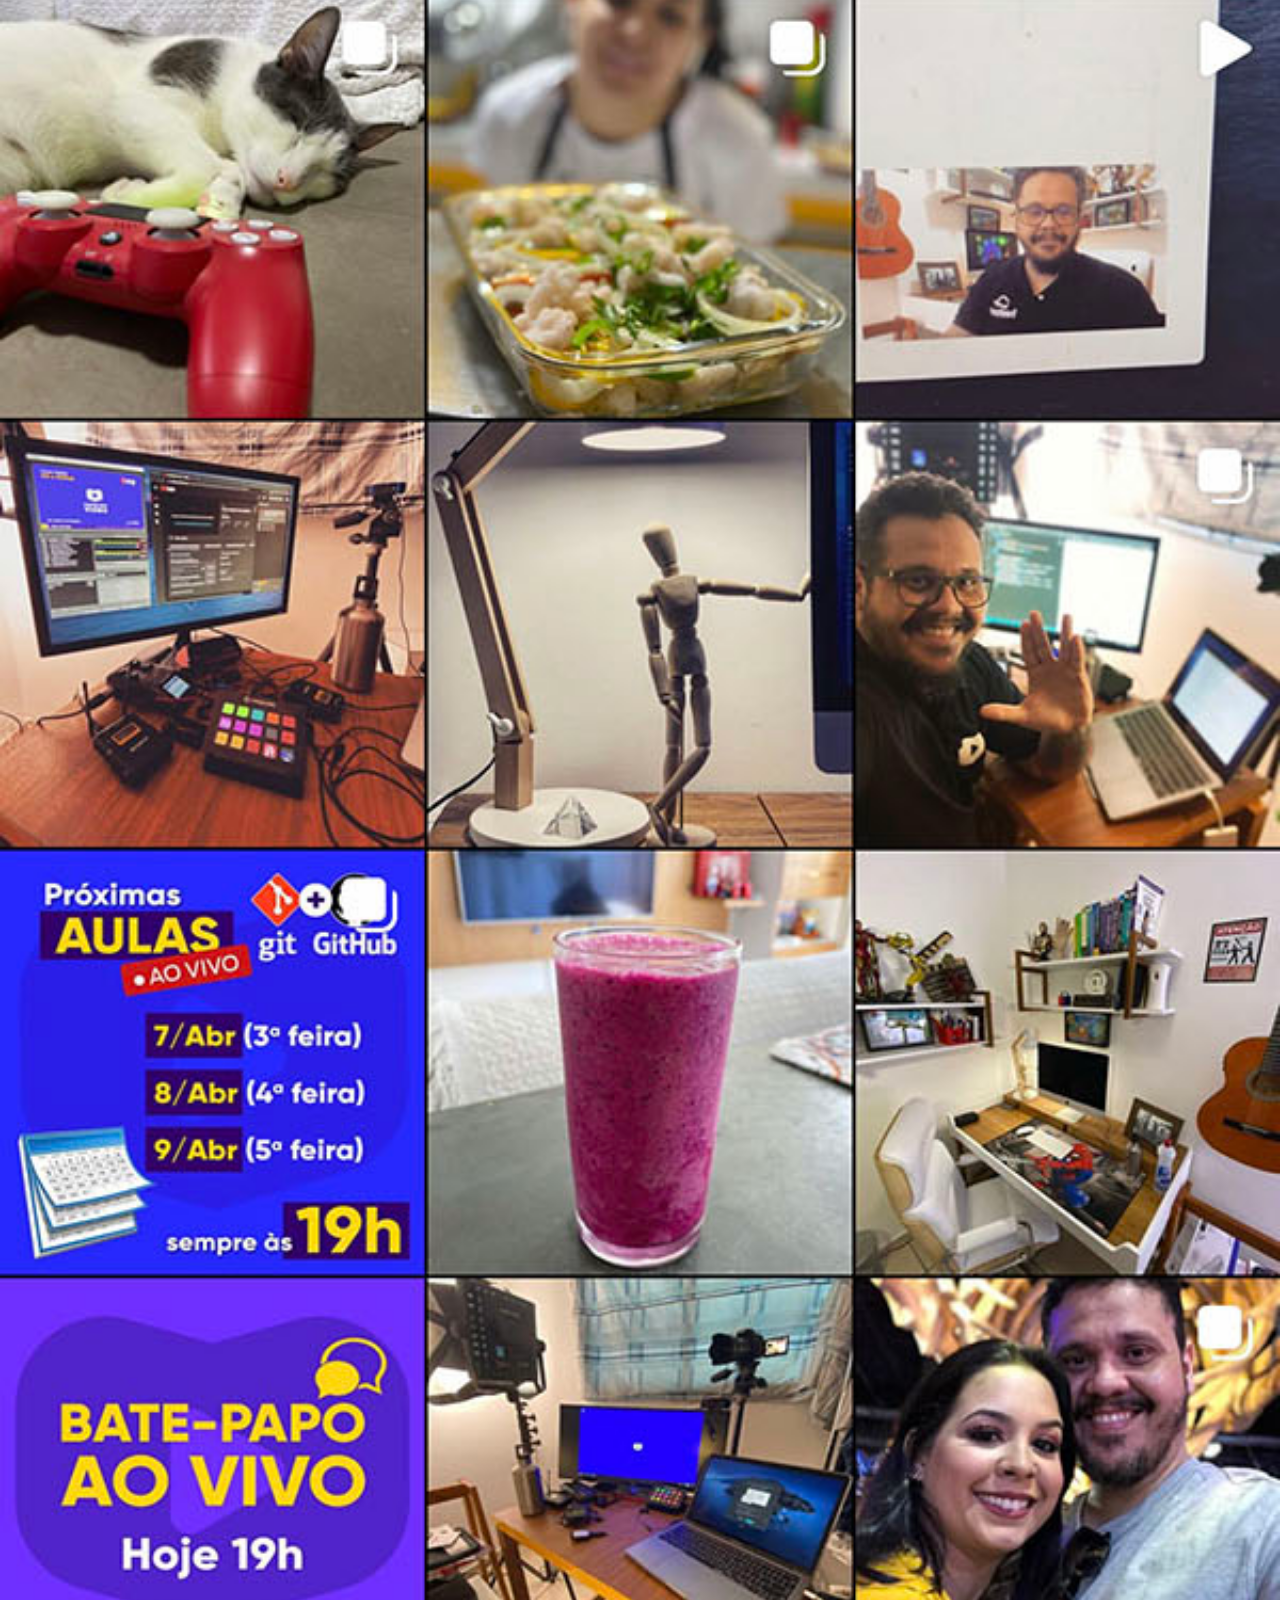
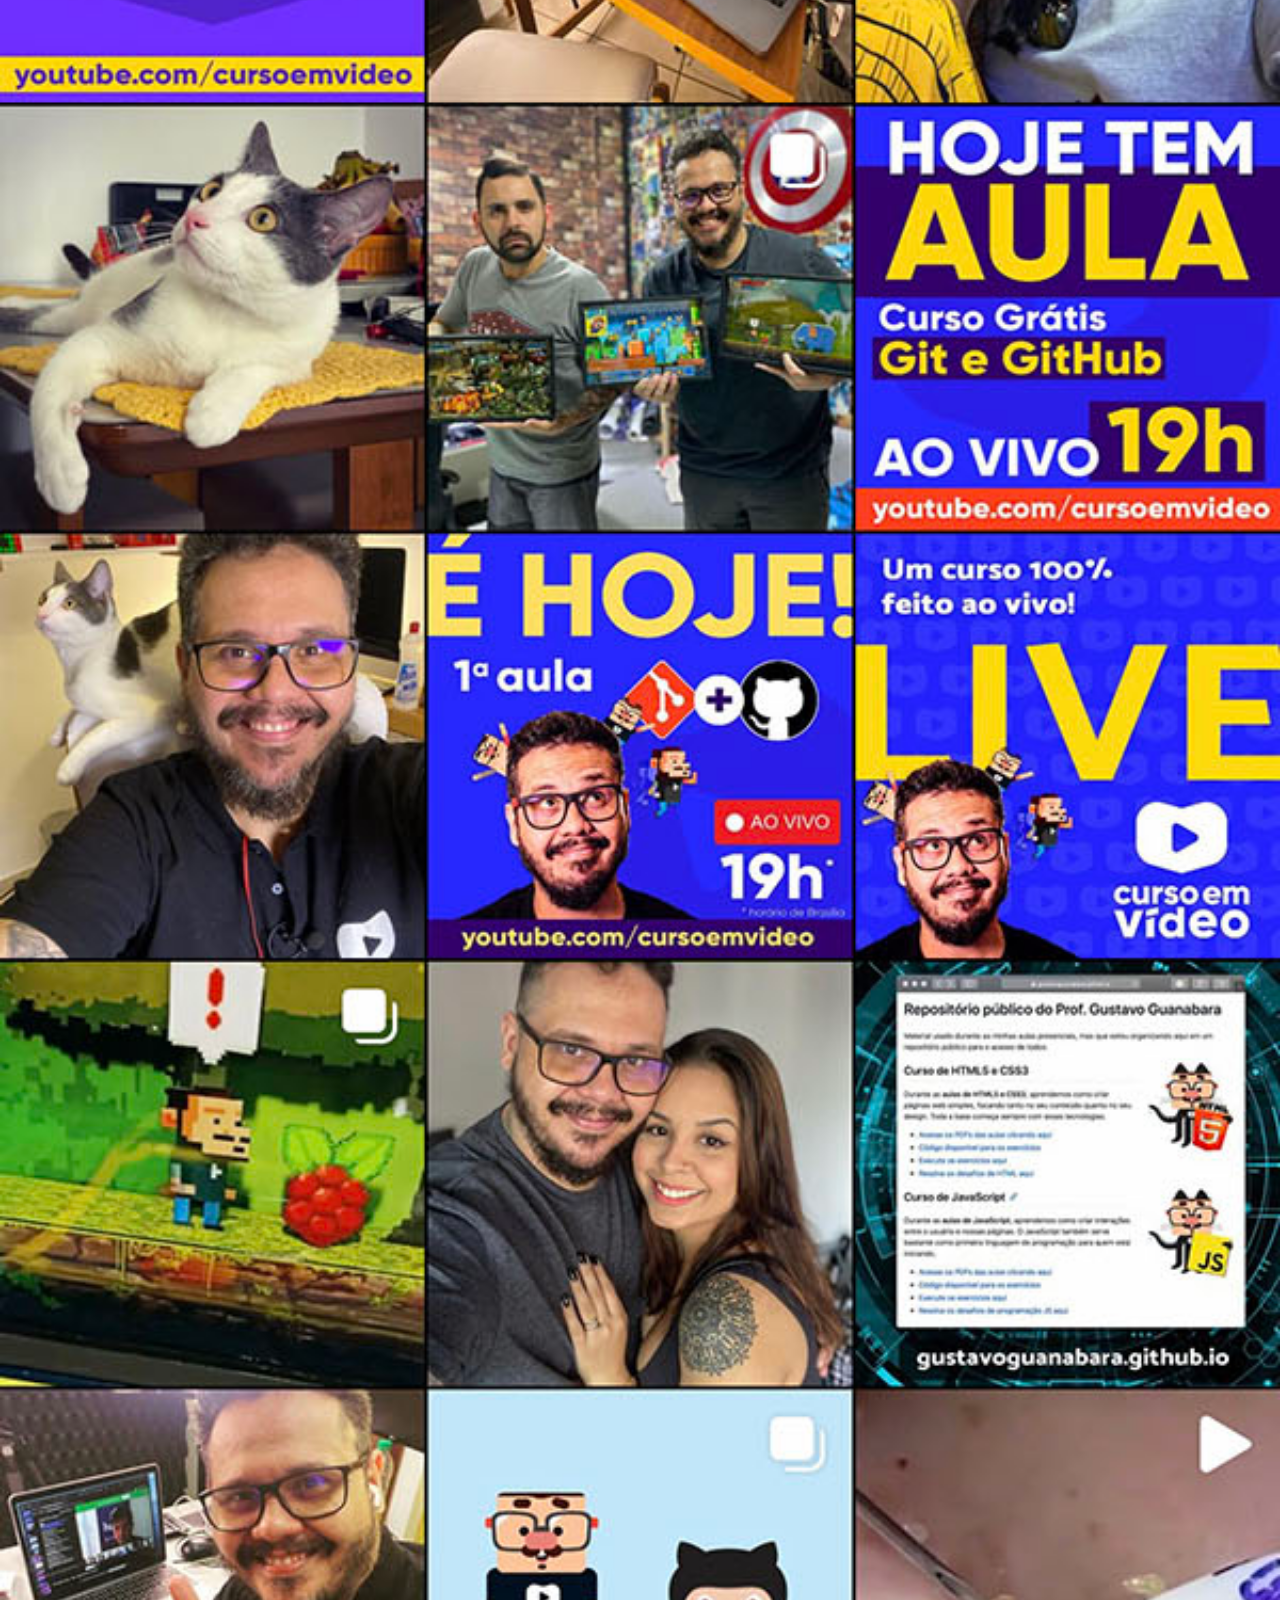
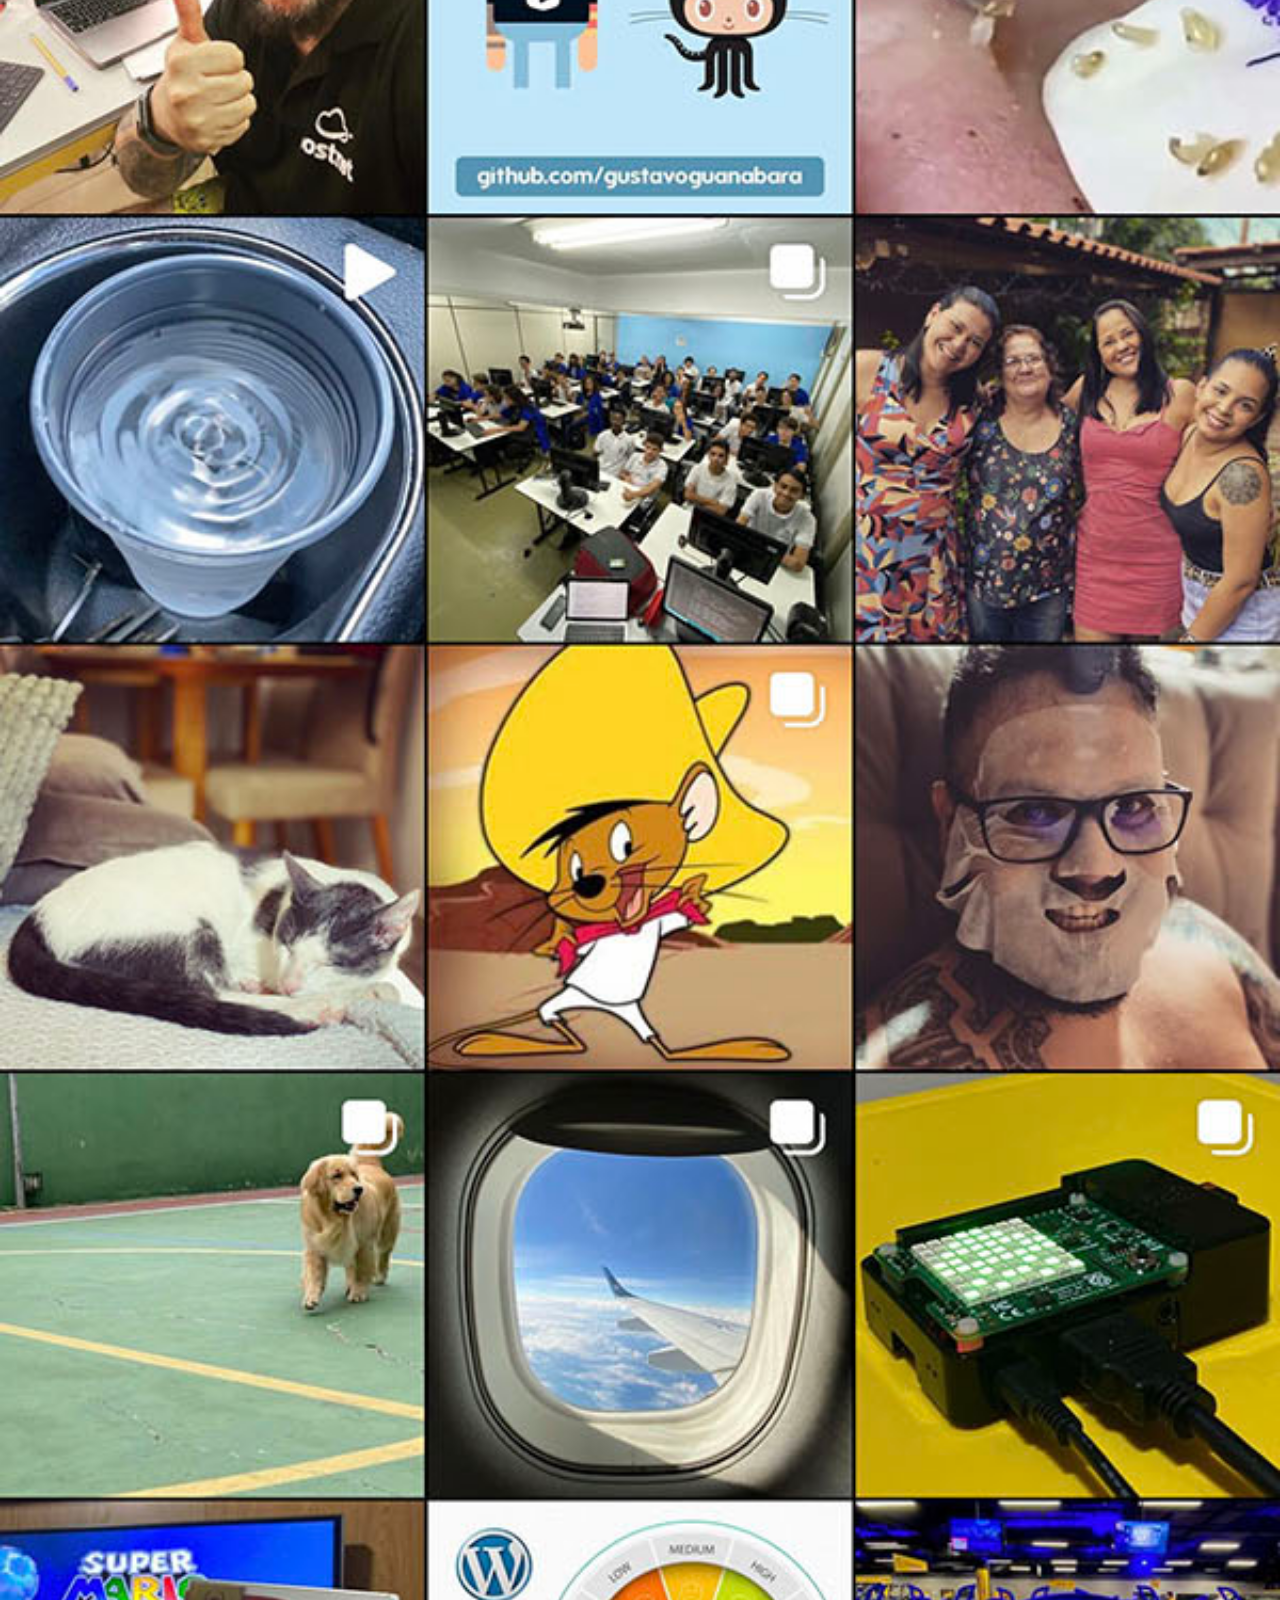
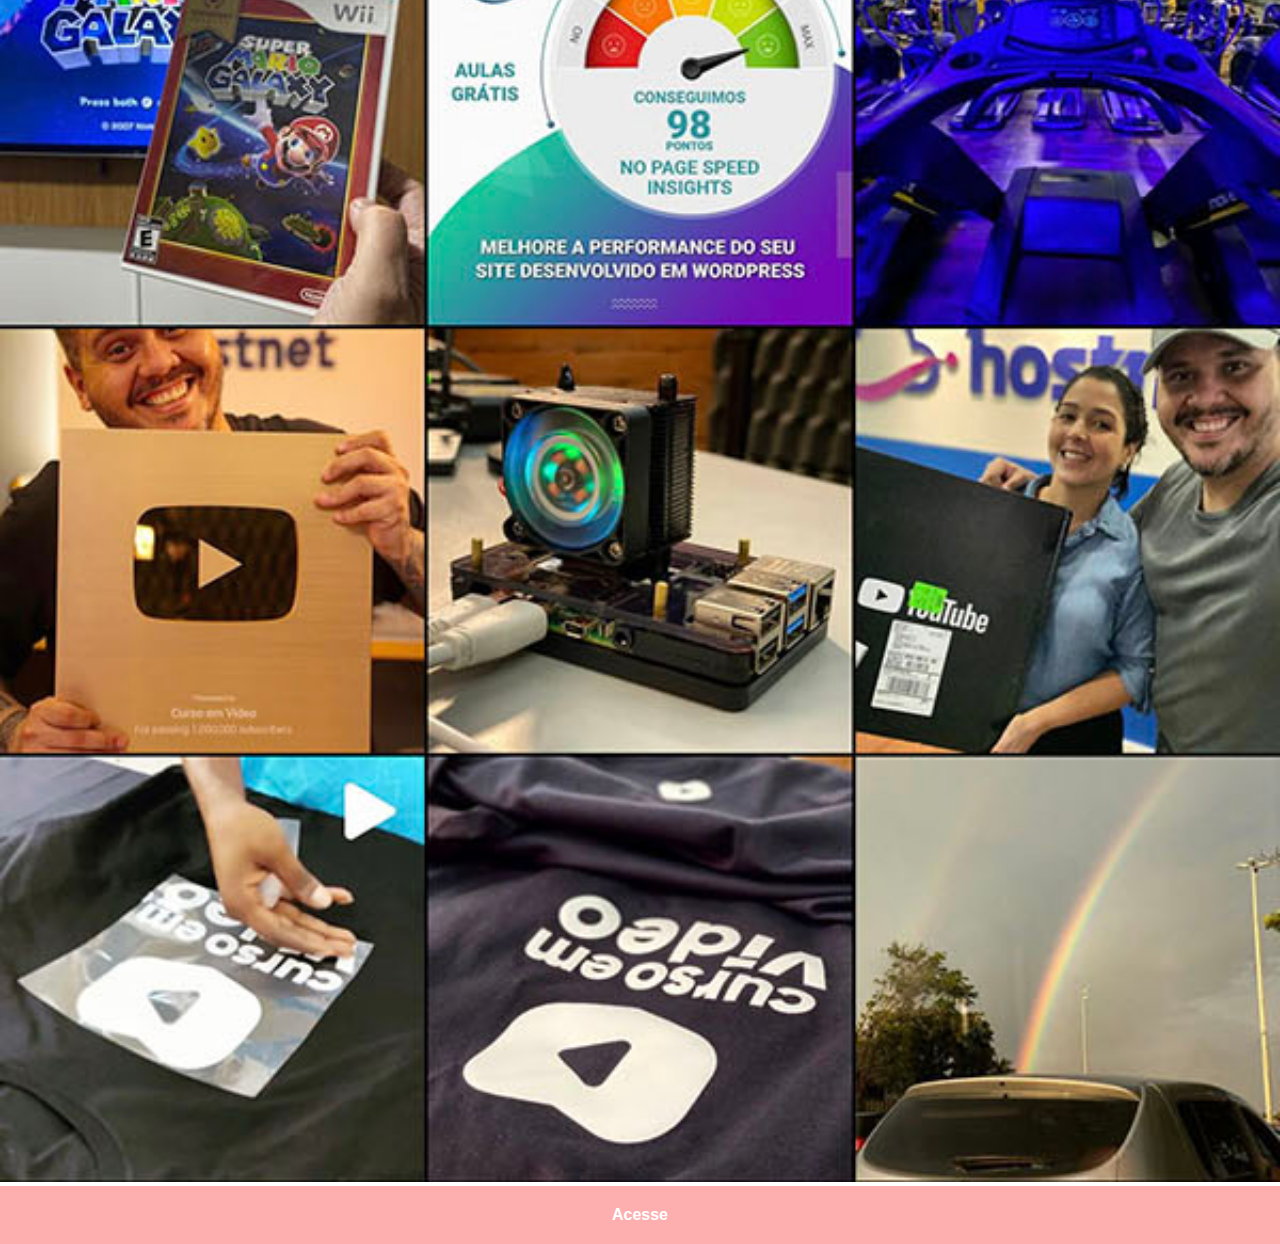
<file: instagram.html>
<!DOCTYPE html>
<html lang="pt_BR">
<head>
    <meta charset="UTF-8">
    <meta name="viewport" content="width=device-width, initial-scale=1.0">
    <title>Instagram</title>
    <link rel="stylesheet" href="estilos/social.css">
</head>
<body>
    <img src="imagens/tela-instagram.jpg" alt="Instagram">
    <a href="https://www.instagram.com/gustavoguanabara/" target="_blank">Acesse</a>
</body>
</html>
</file>
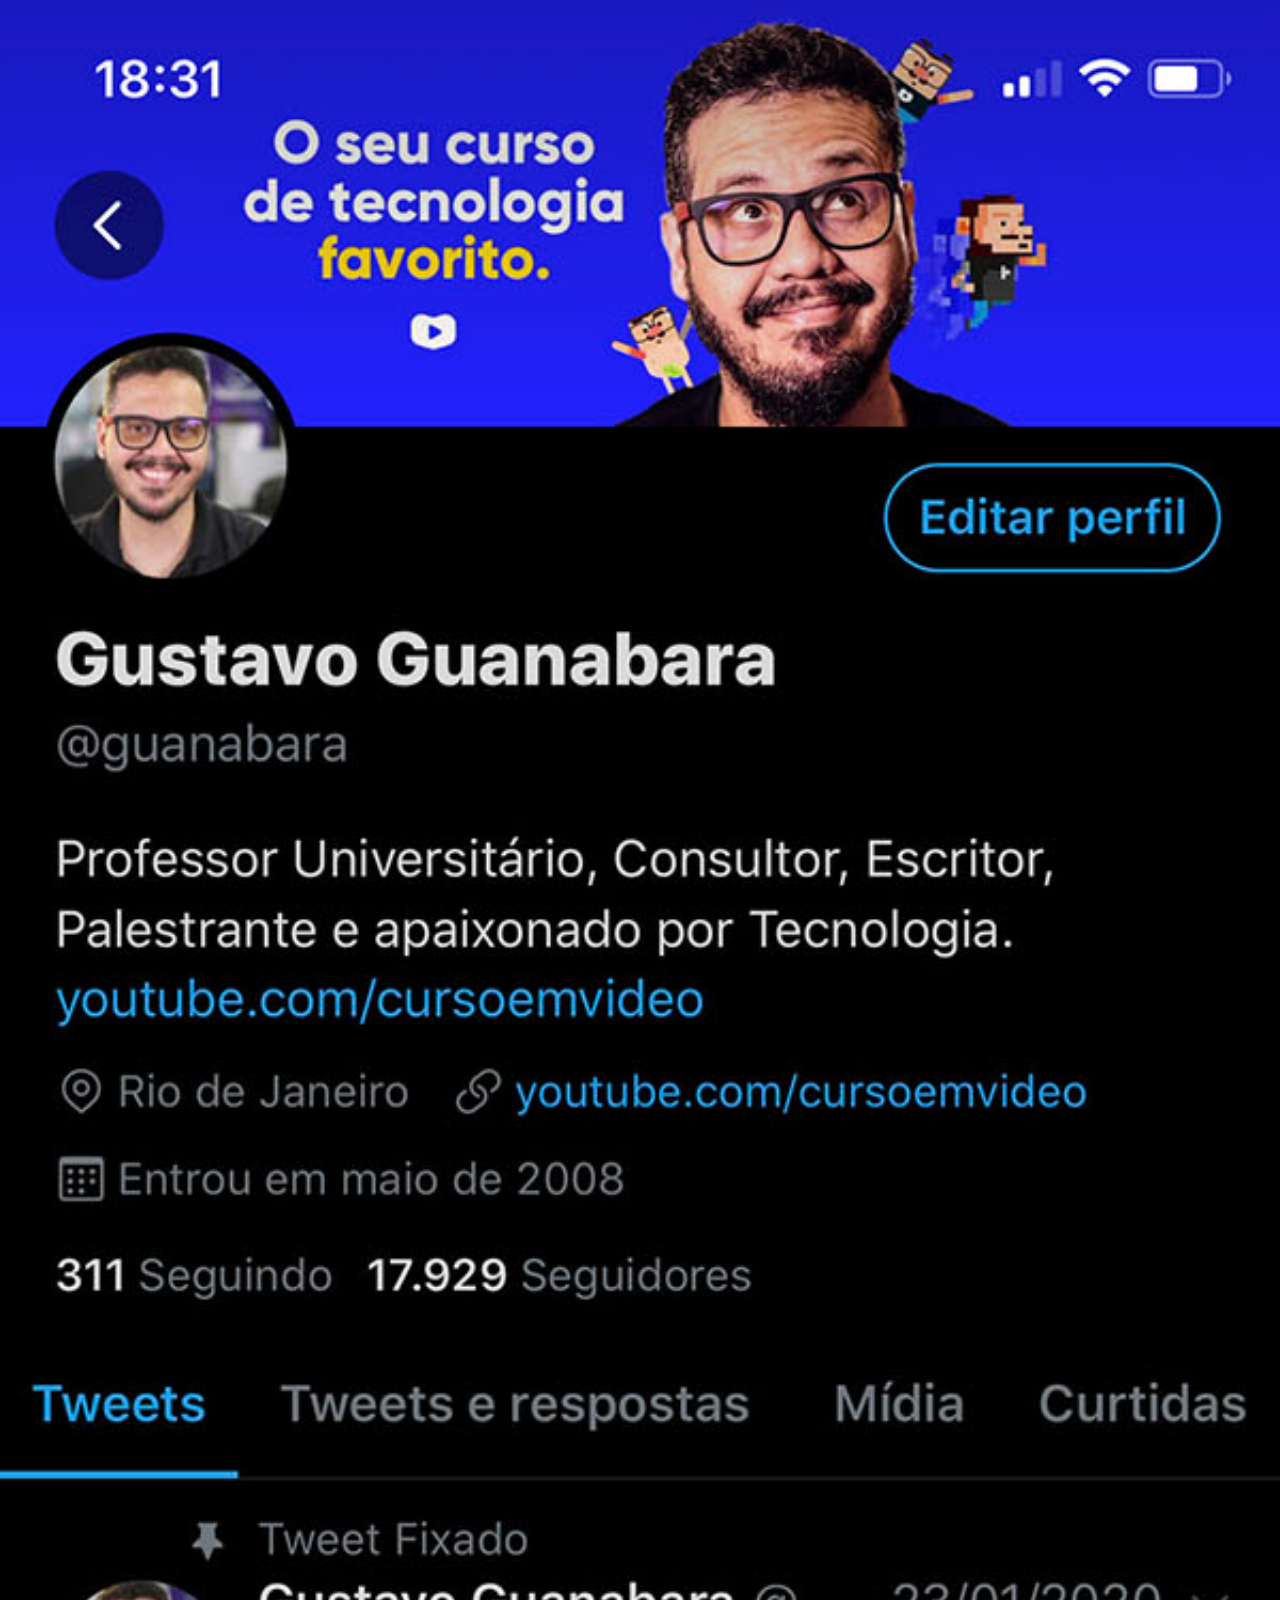
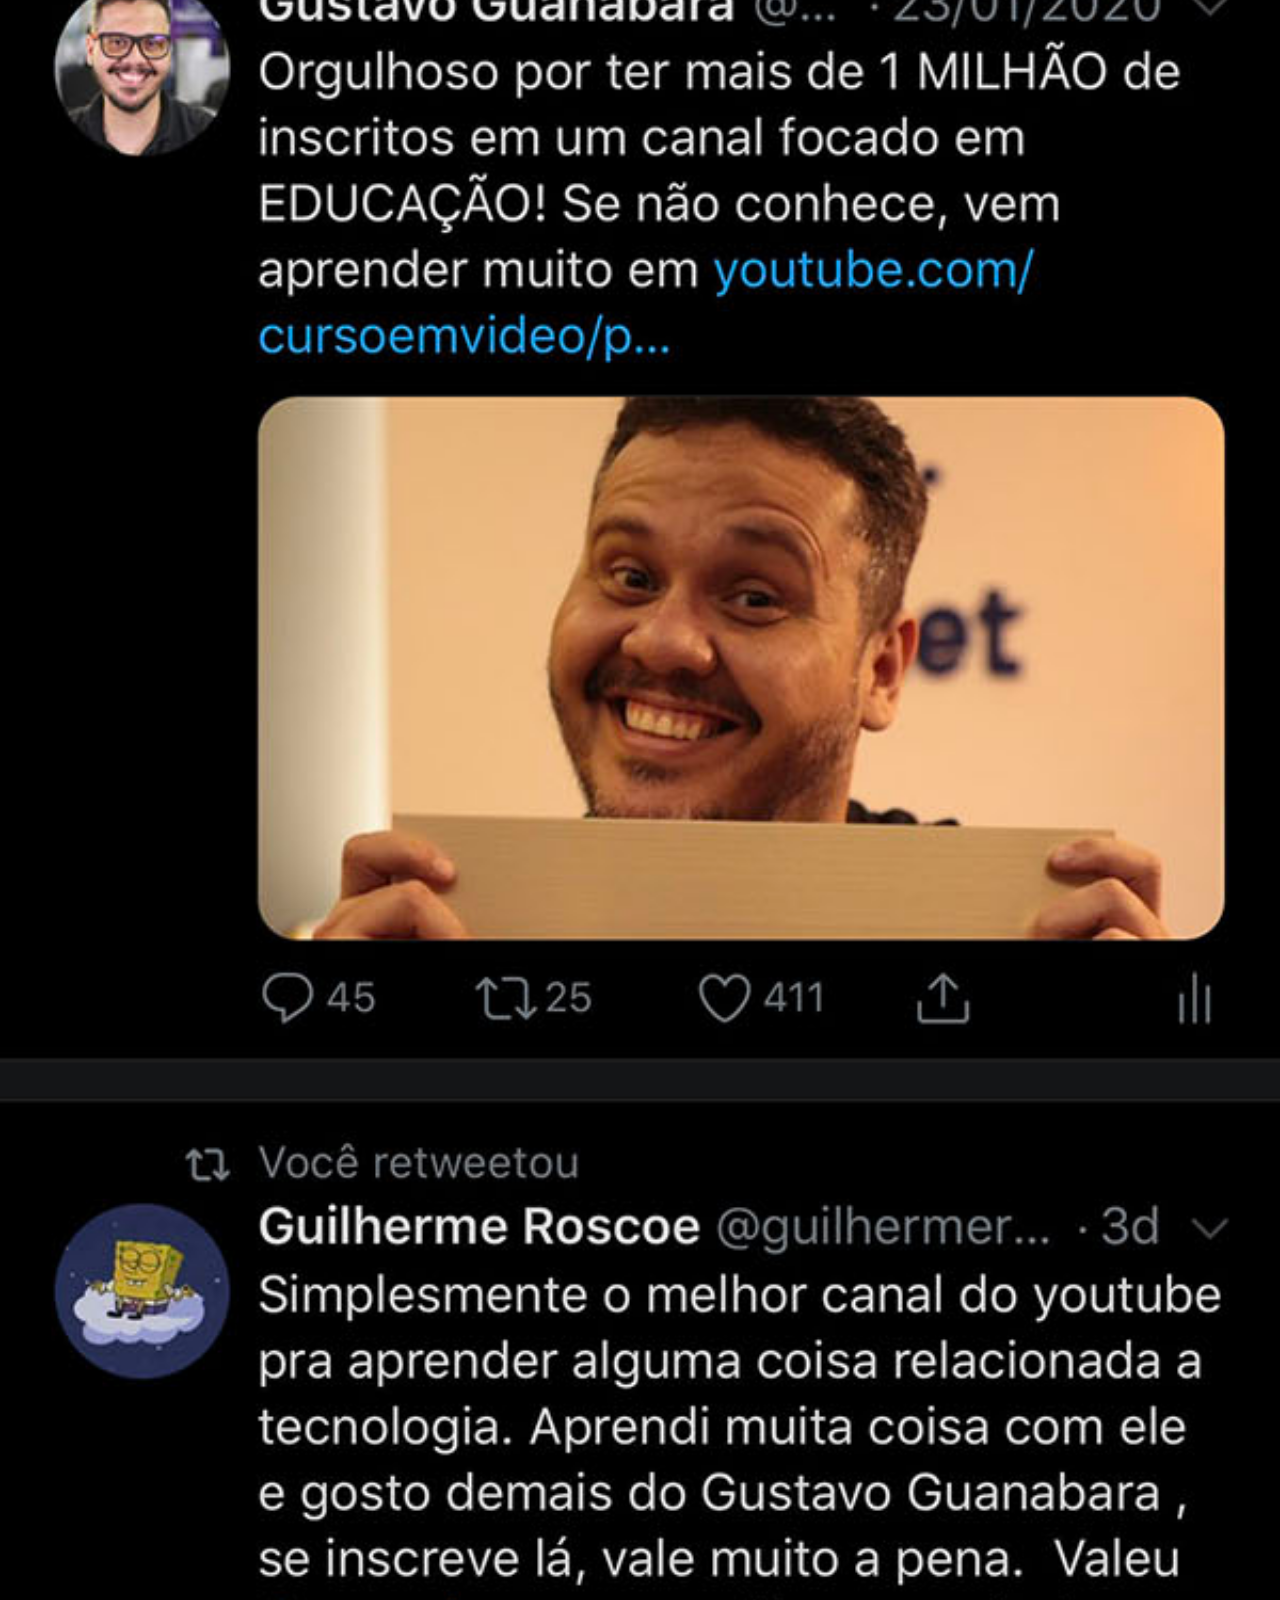
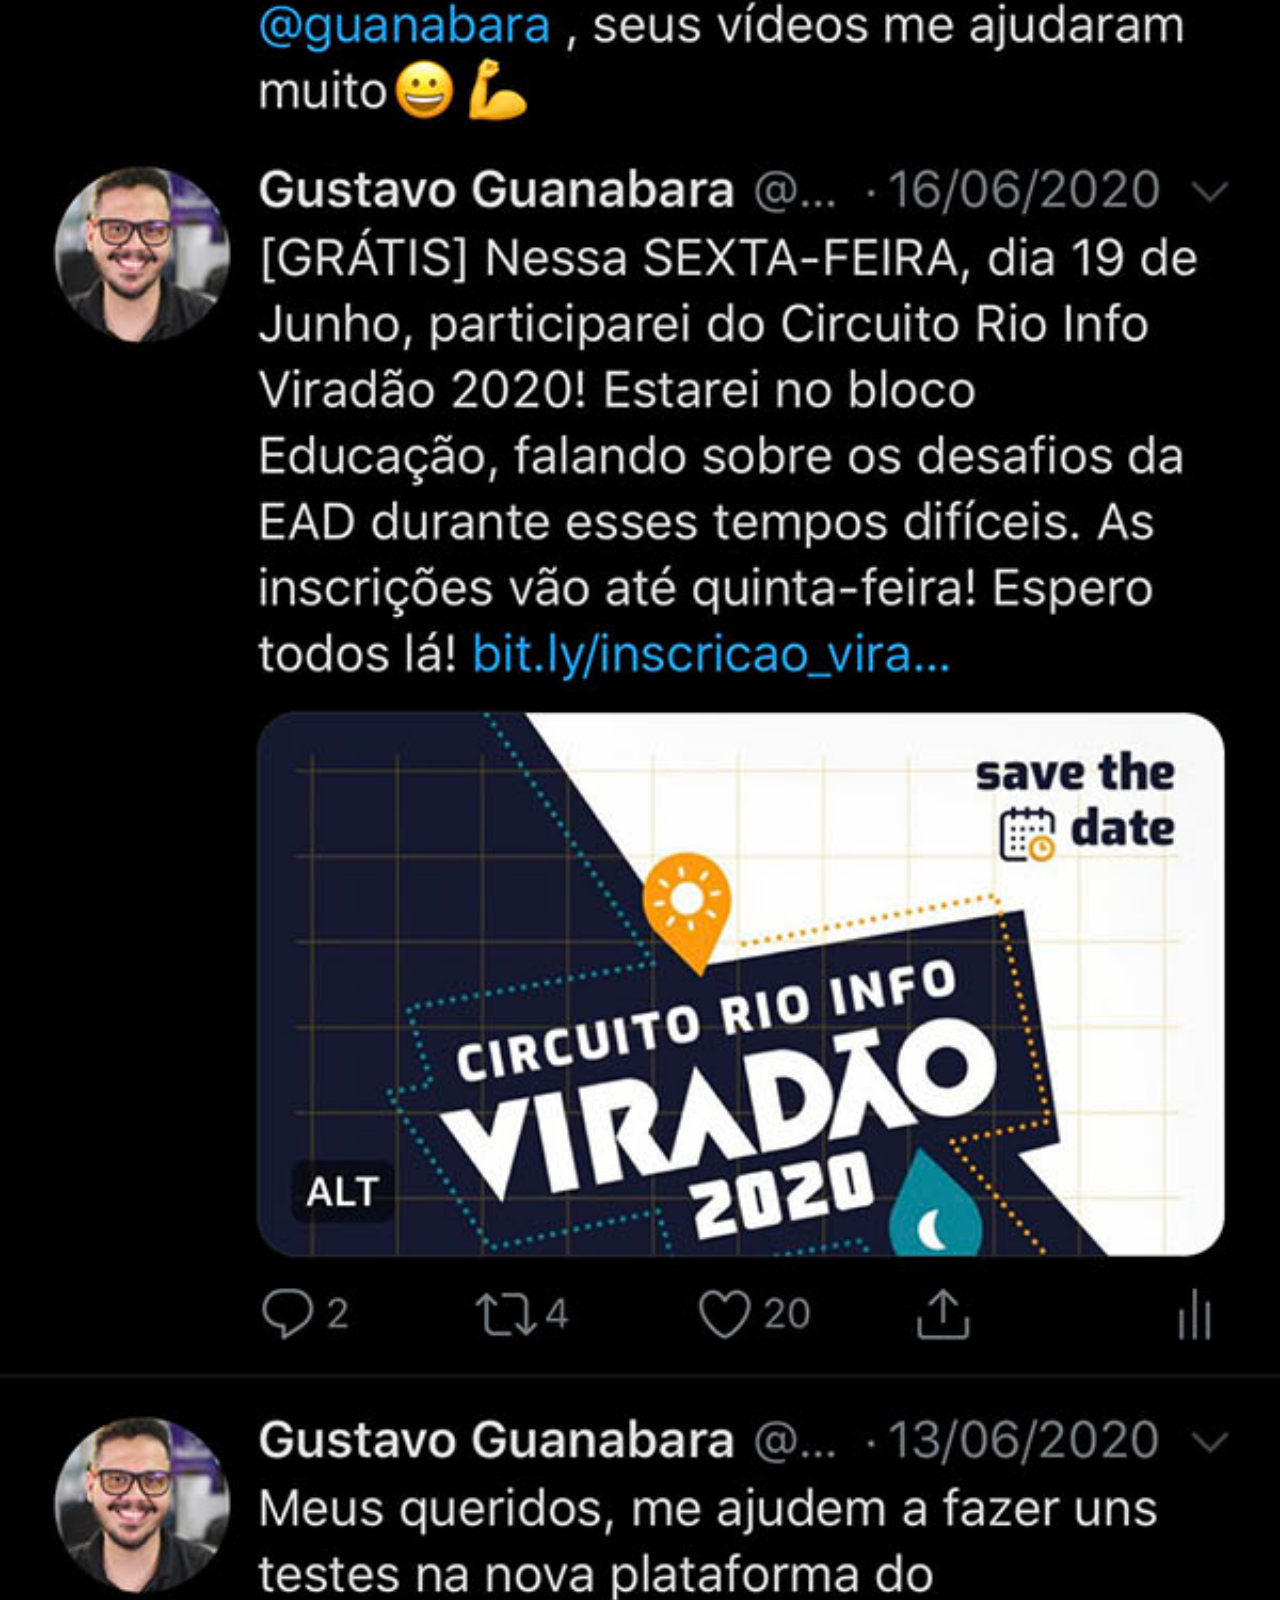
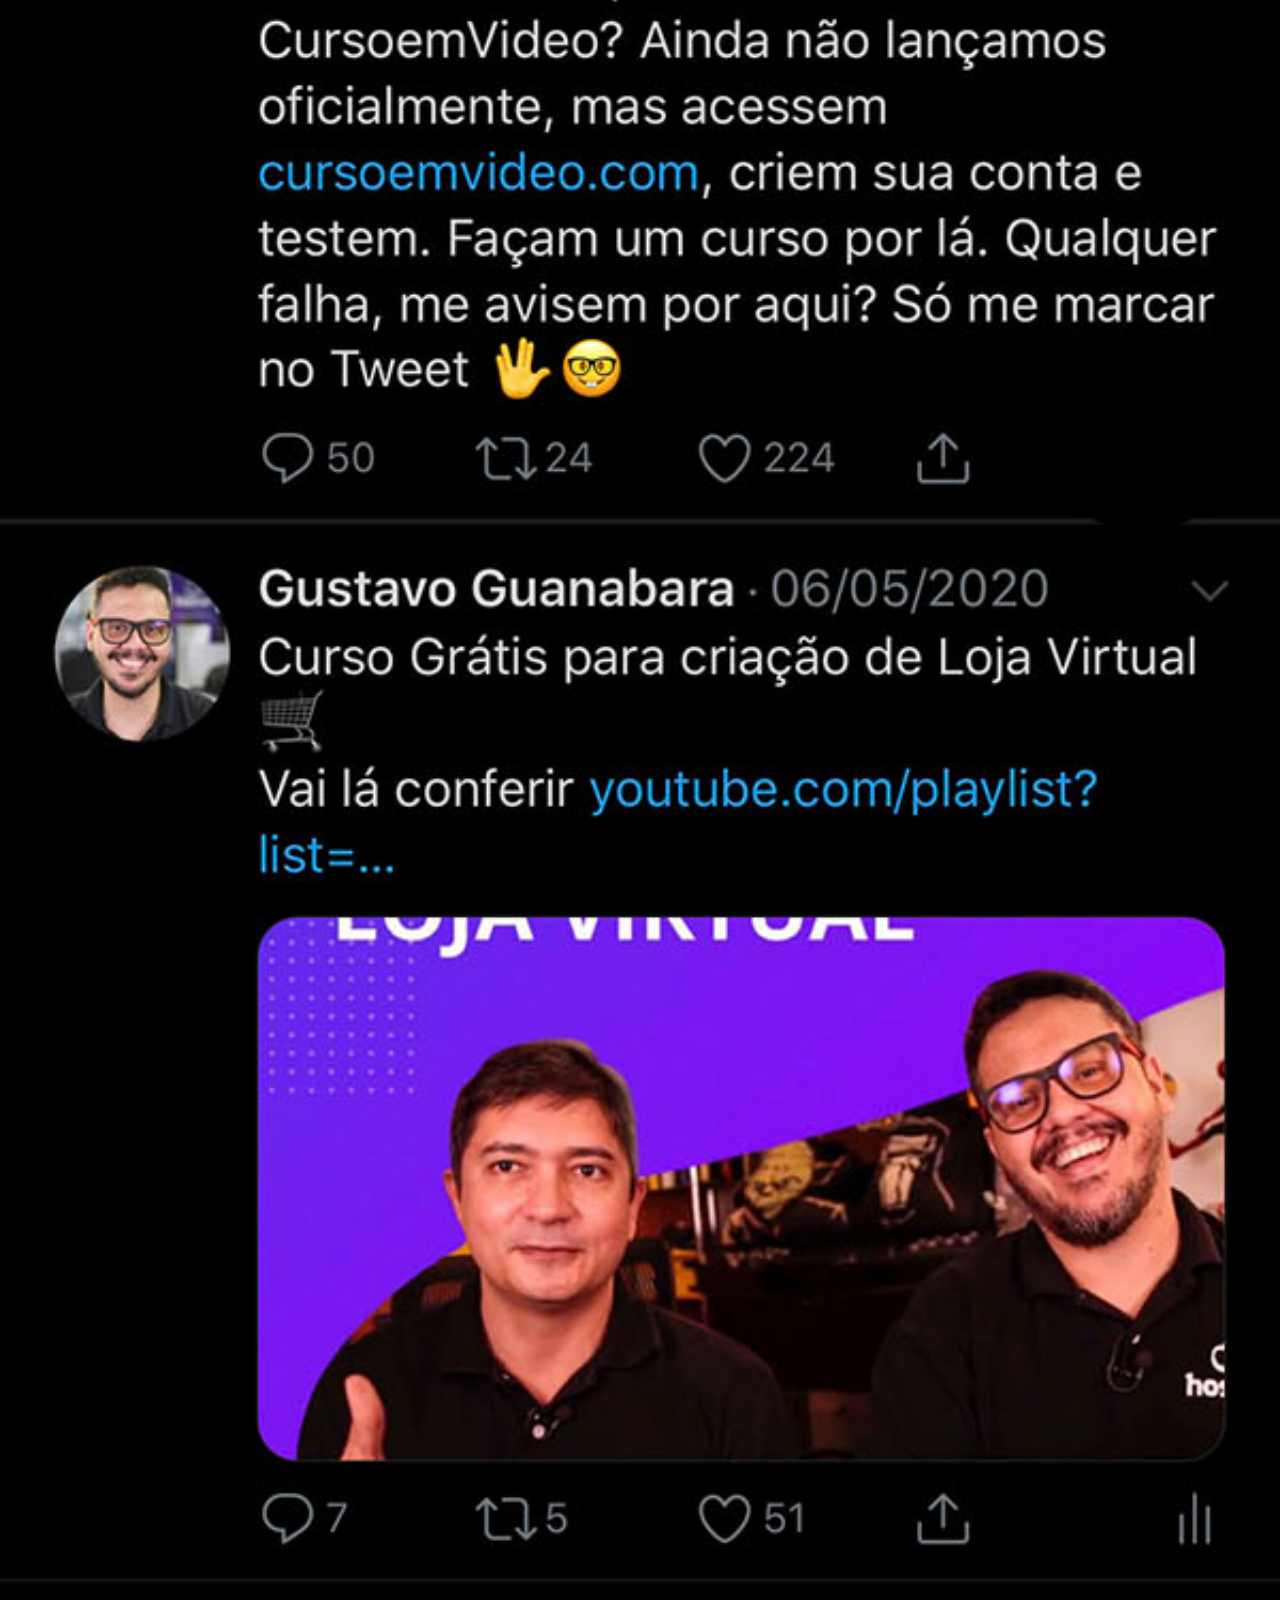
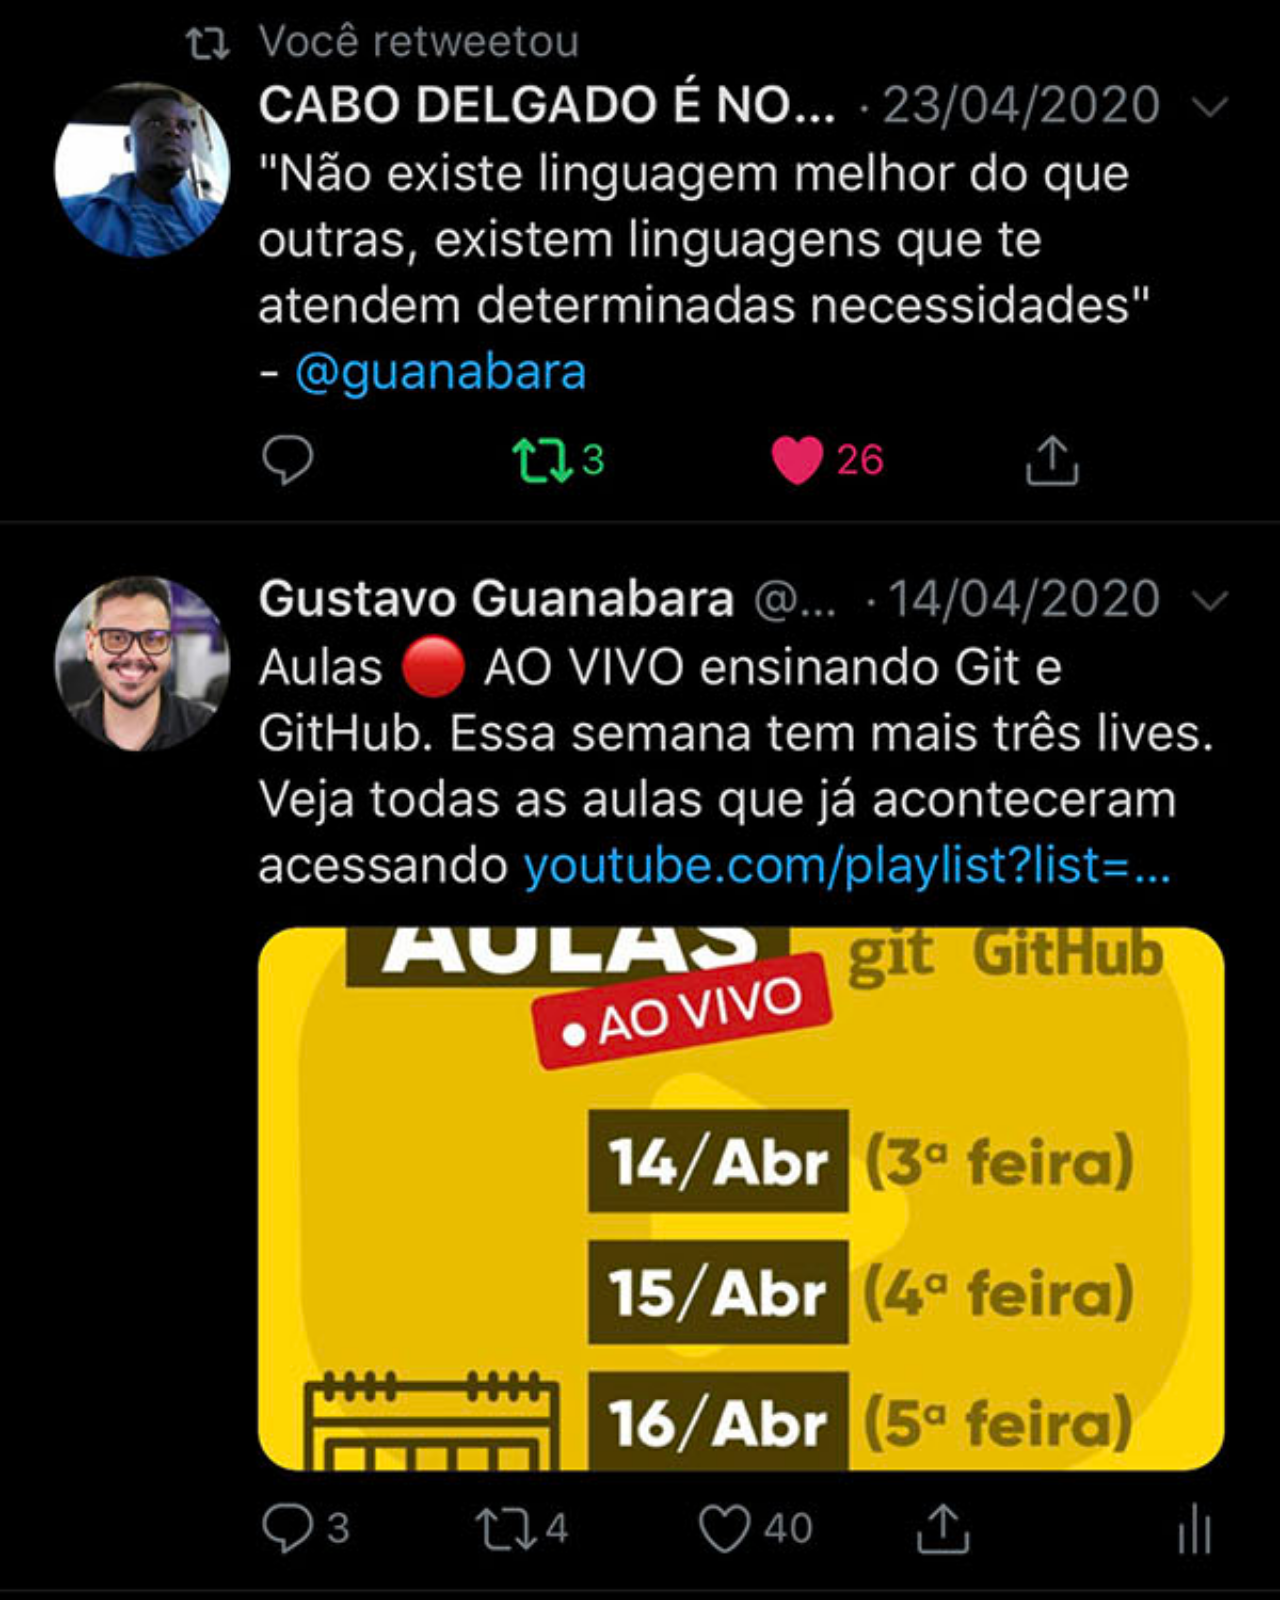
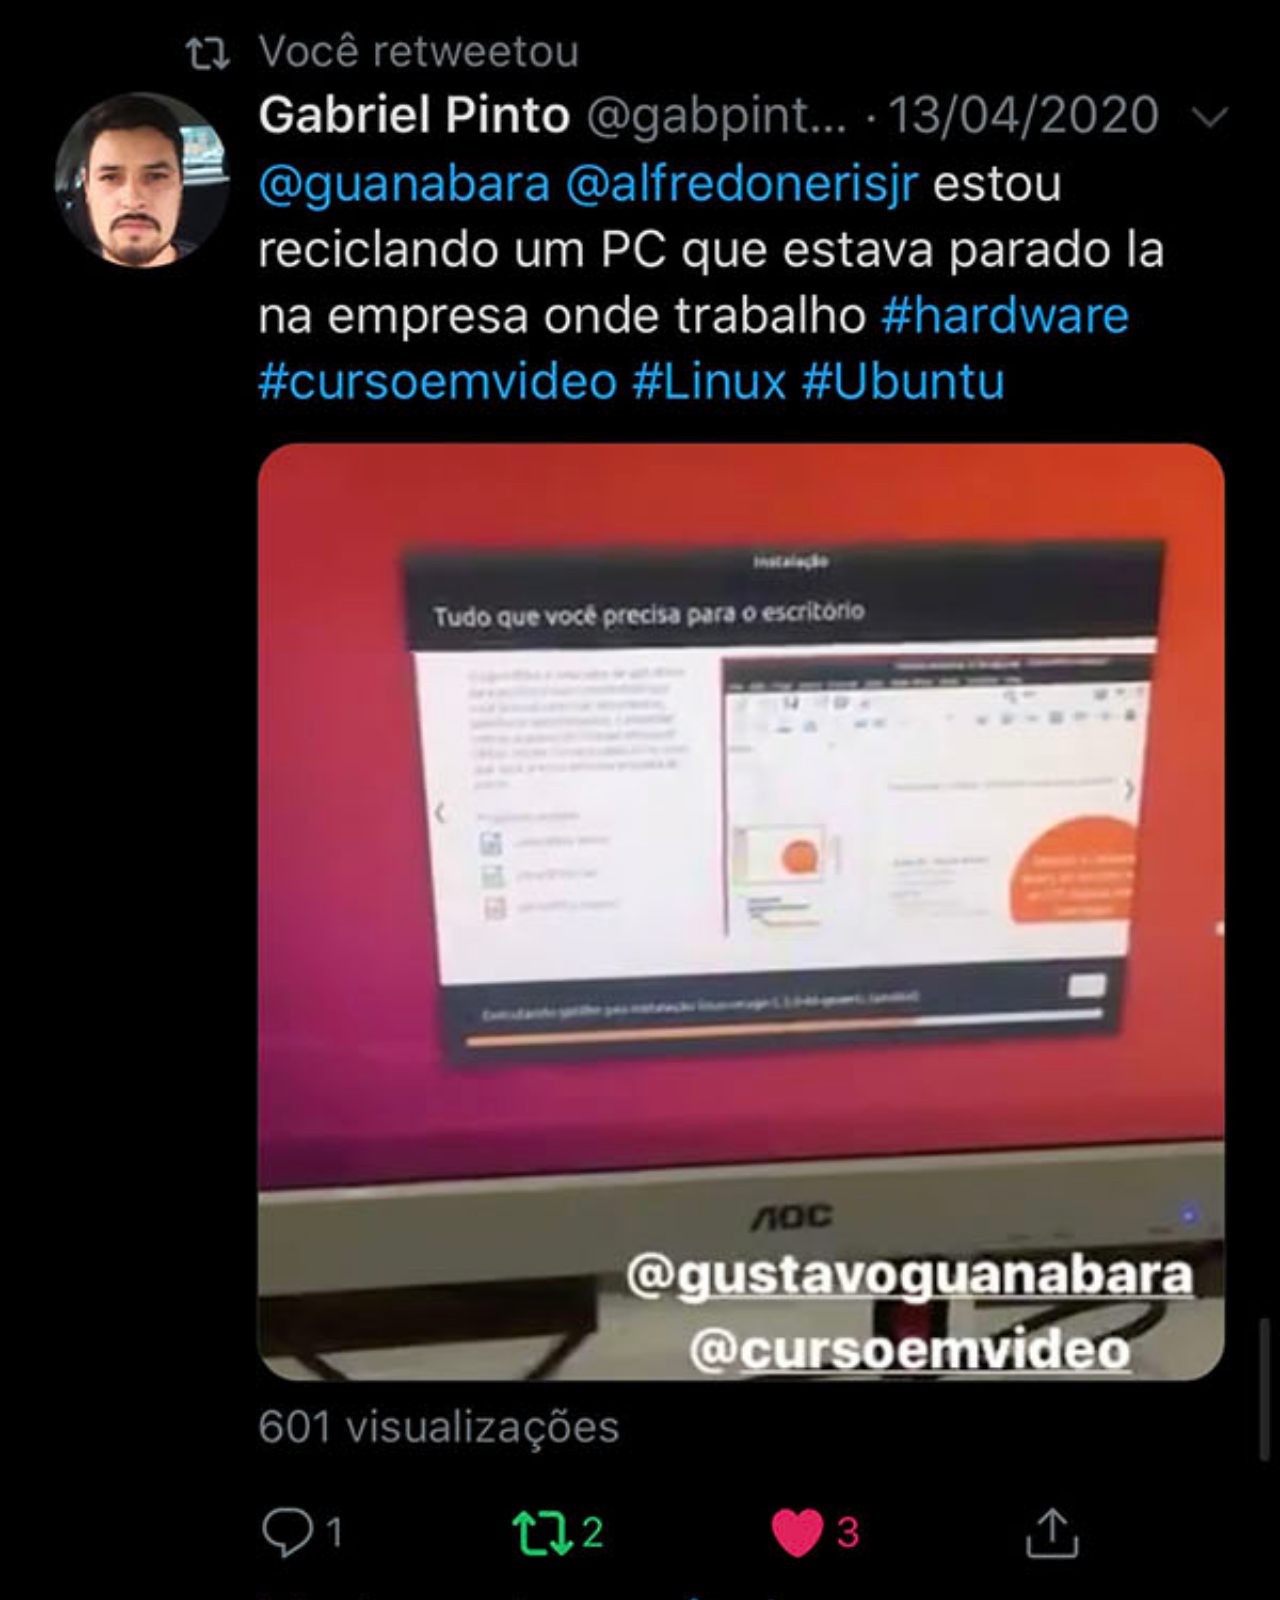
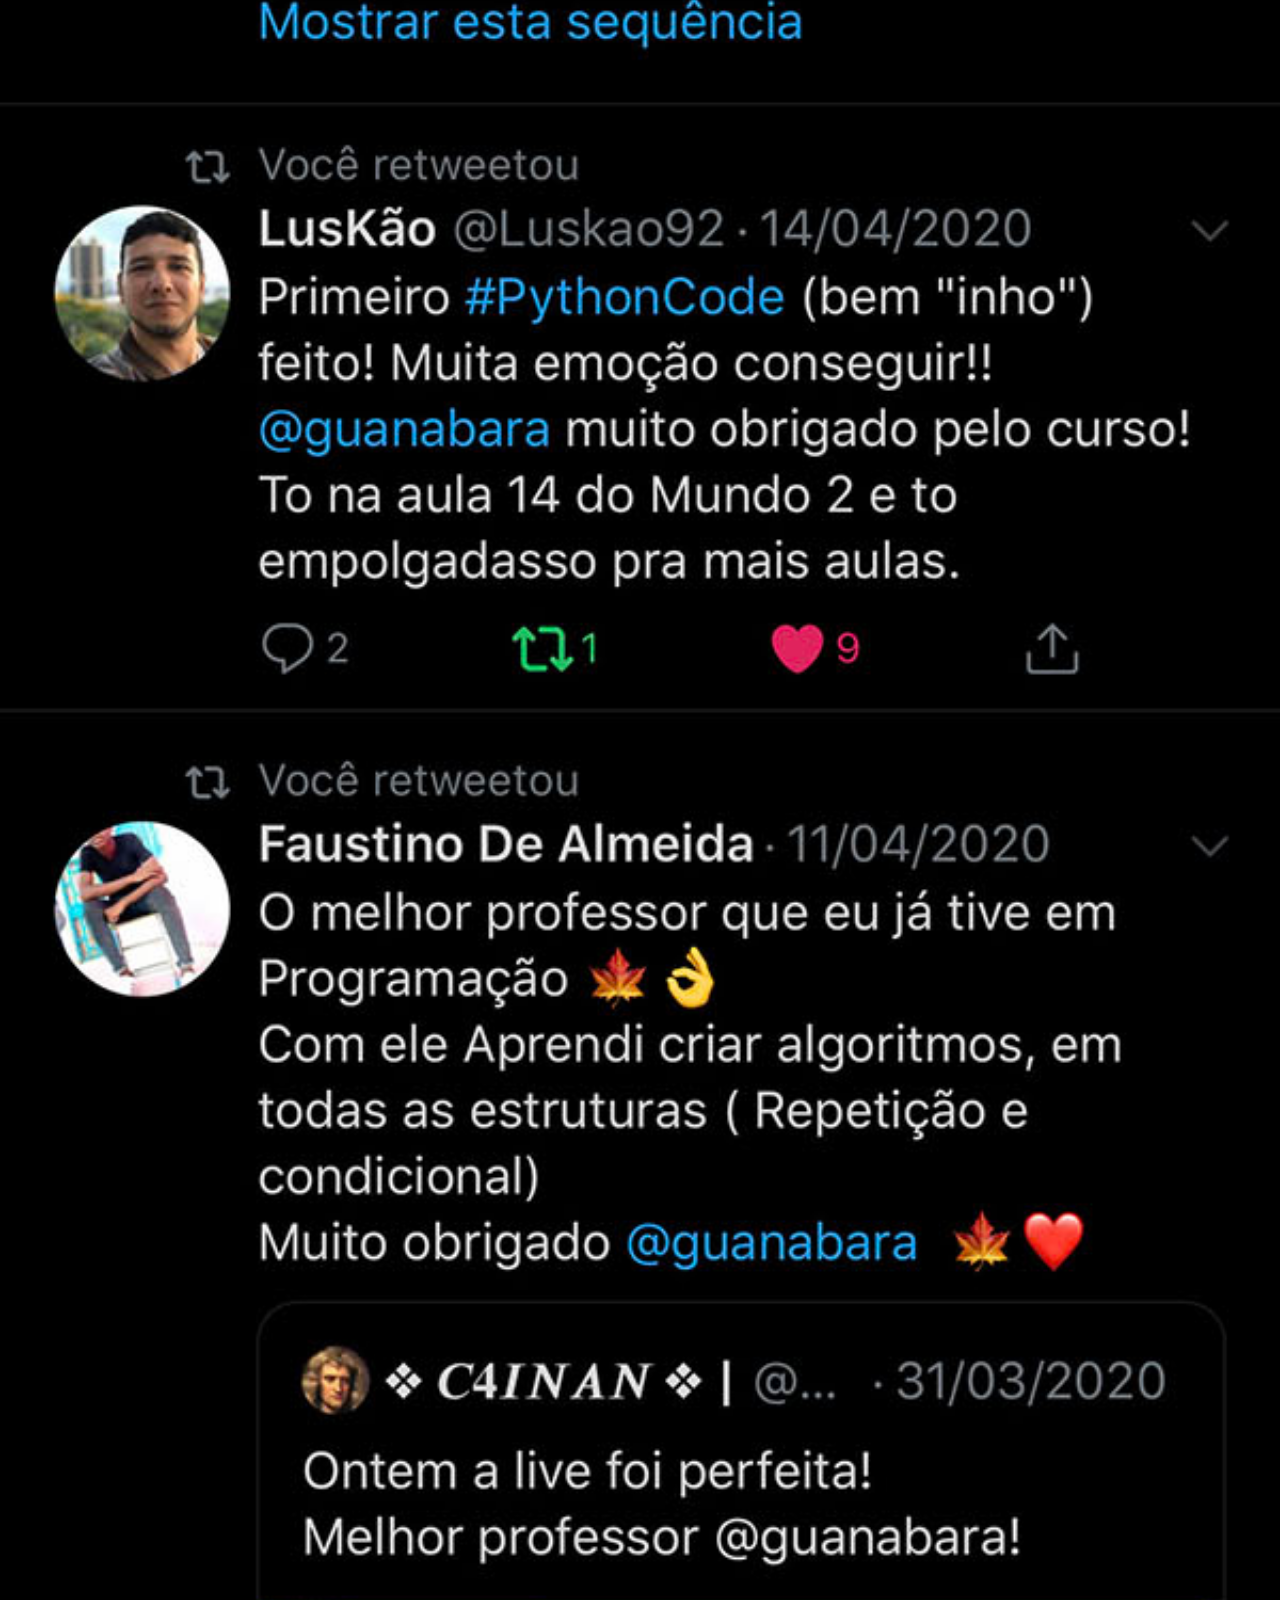
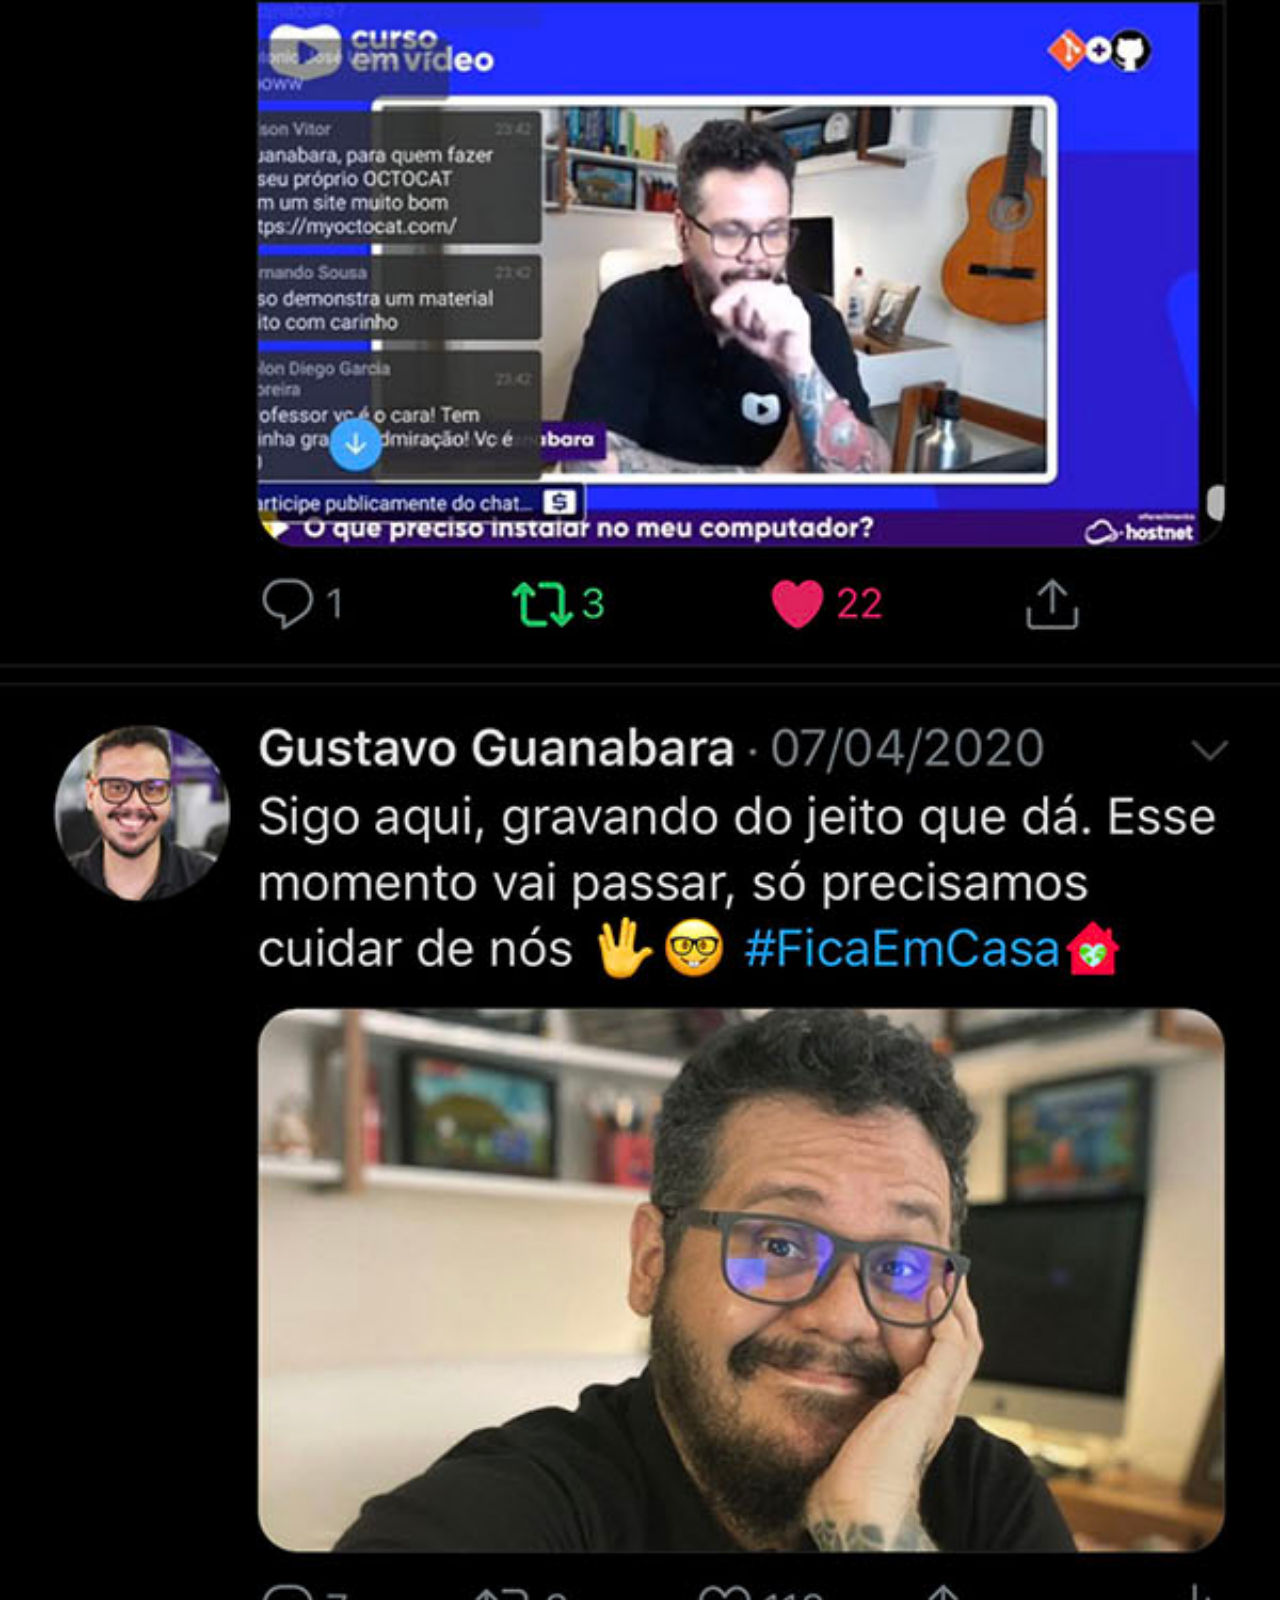
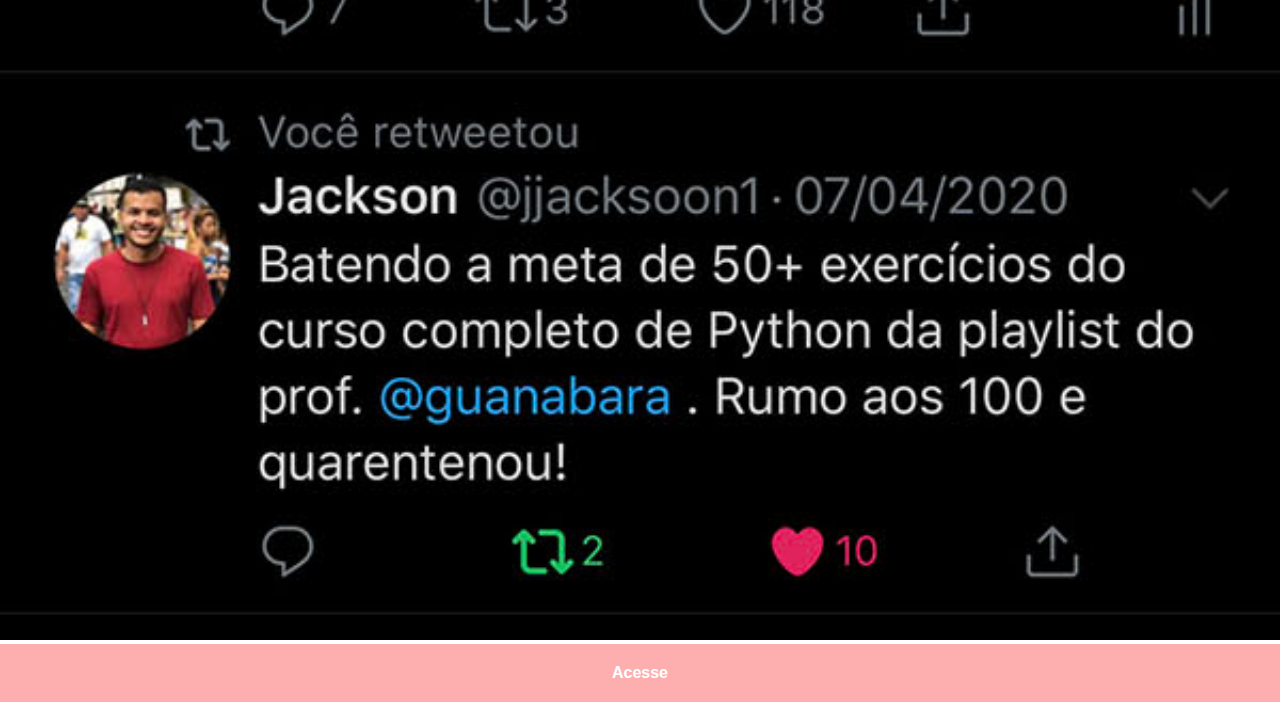
<file: twitter.html>
<!DOCTYPE html>
<html lang="pt_BR">
<head>
    <meta charset="UTF-8">
    <meta name="viewport" content="width=device-width, initial-scale=1.0">
    <title>Twitter</title>
    <link rel="stylesheet" href="estilos/social.css">
</head>
<body>
    <img src="imagens/tela-twitter.jpg" alt="Twitter">
    <a href="https://x.com/guanabara" target="_blank">Acesse</a>
</body>
</html>
</file>
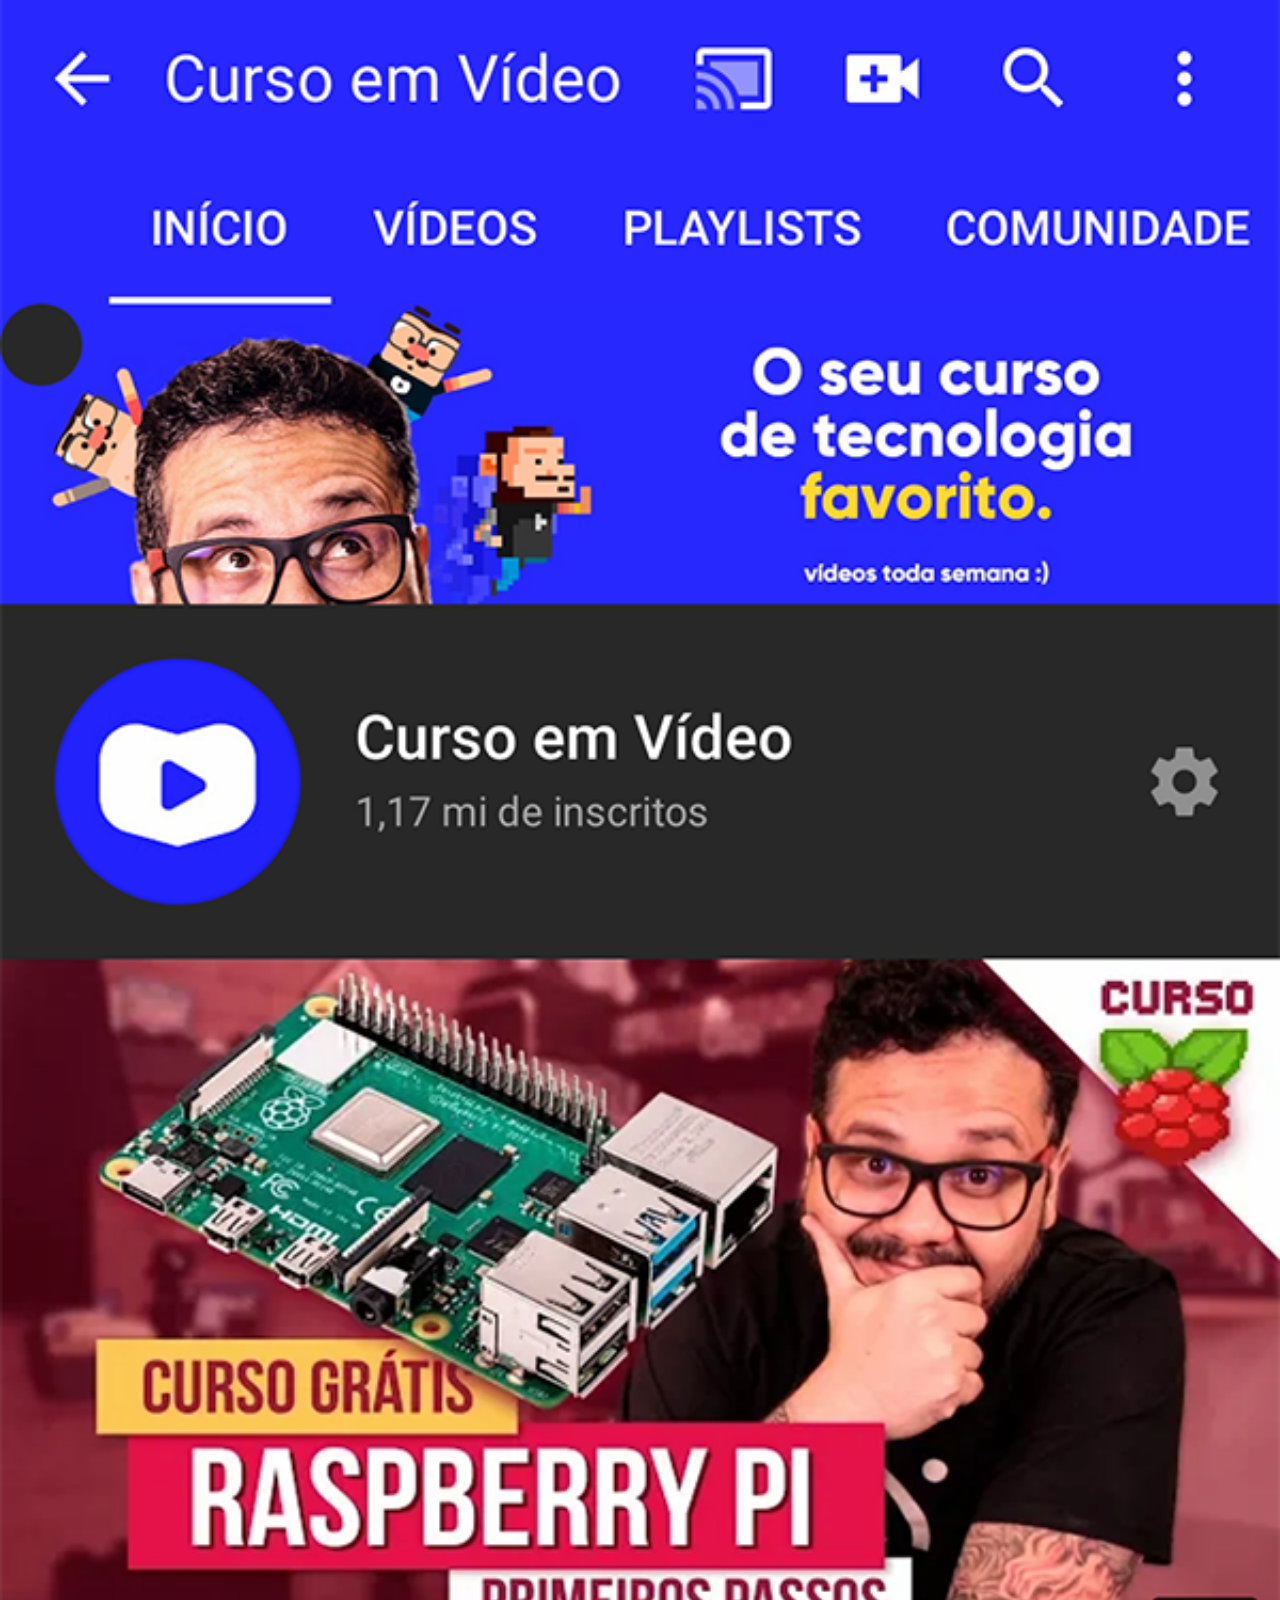
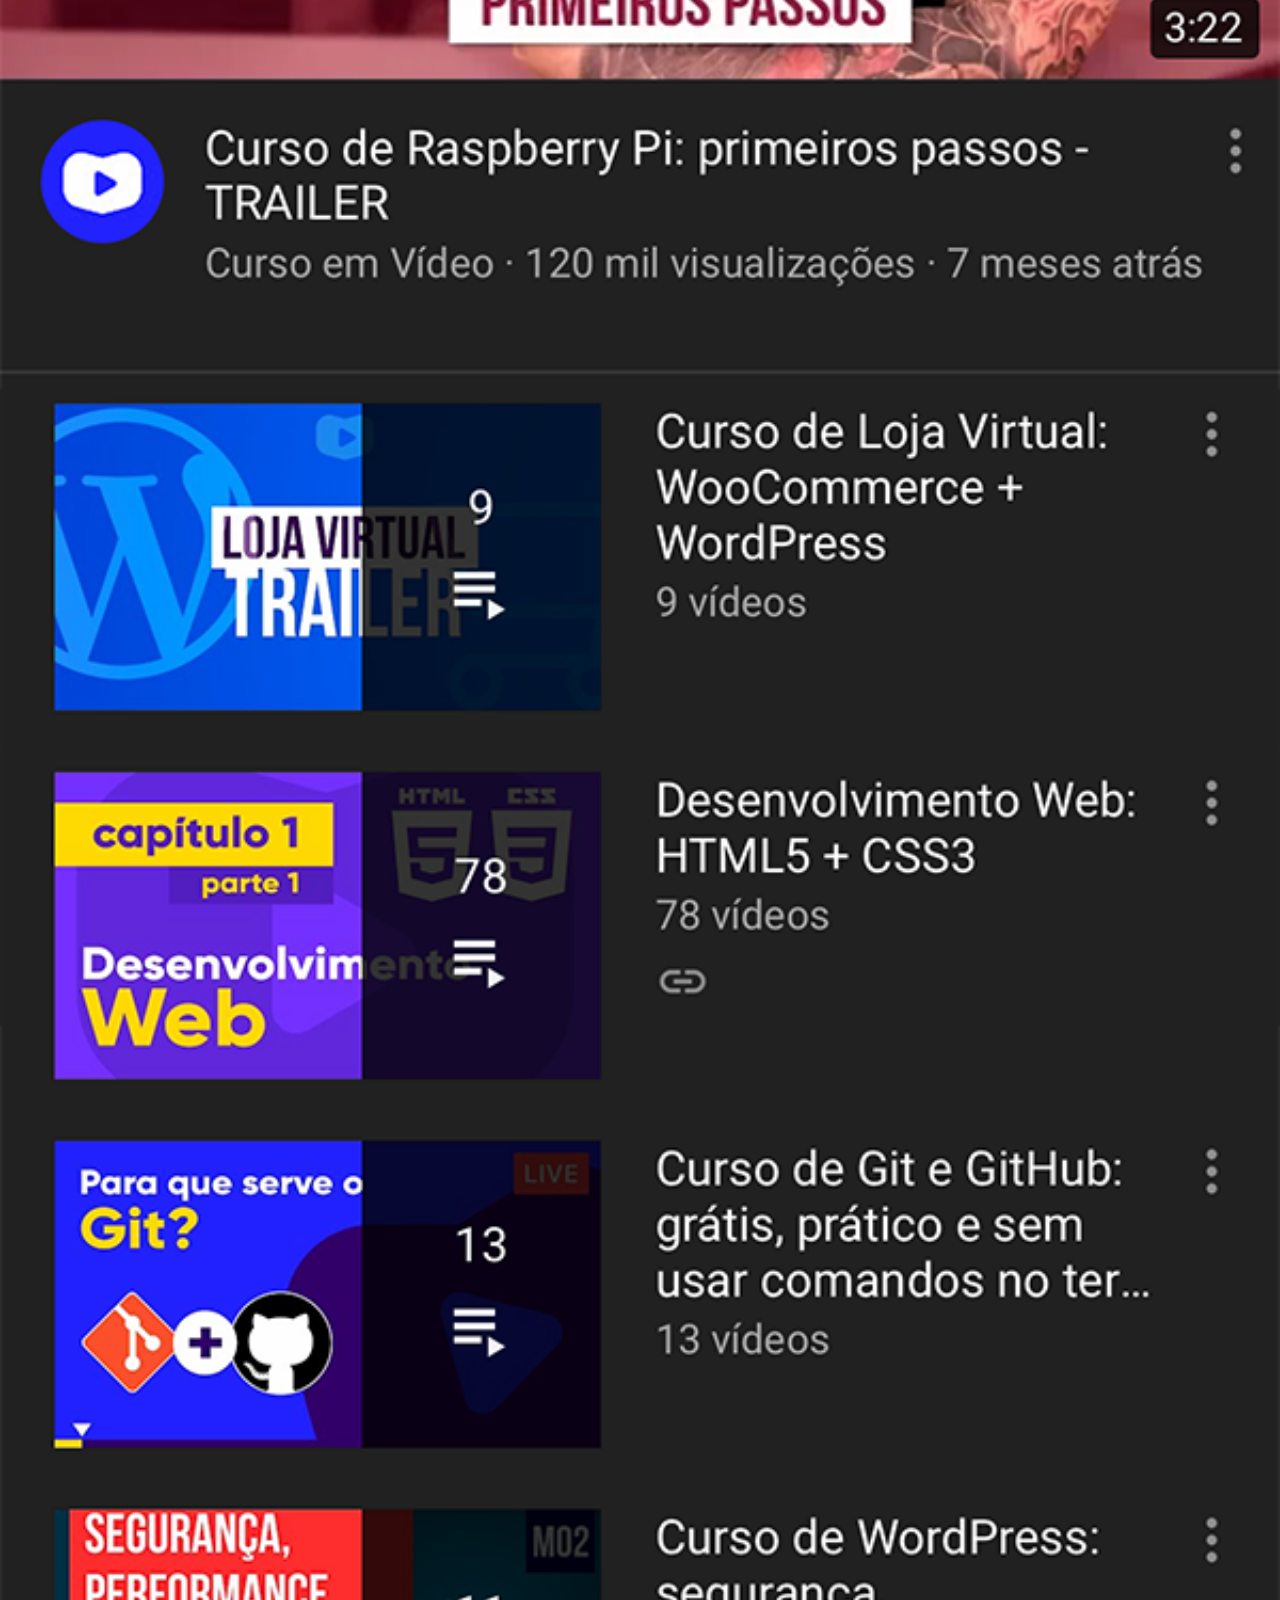
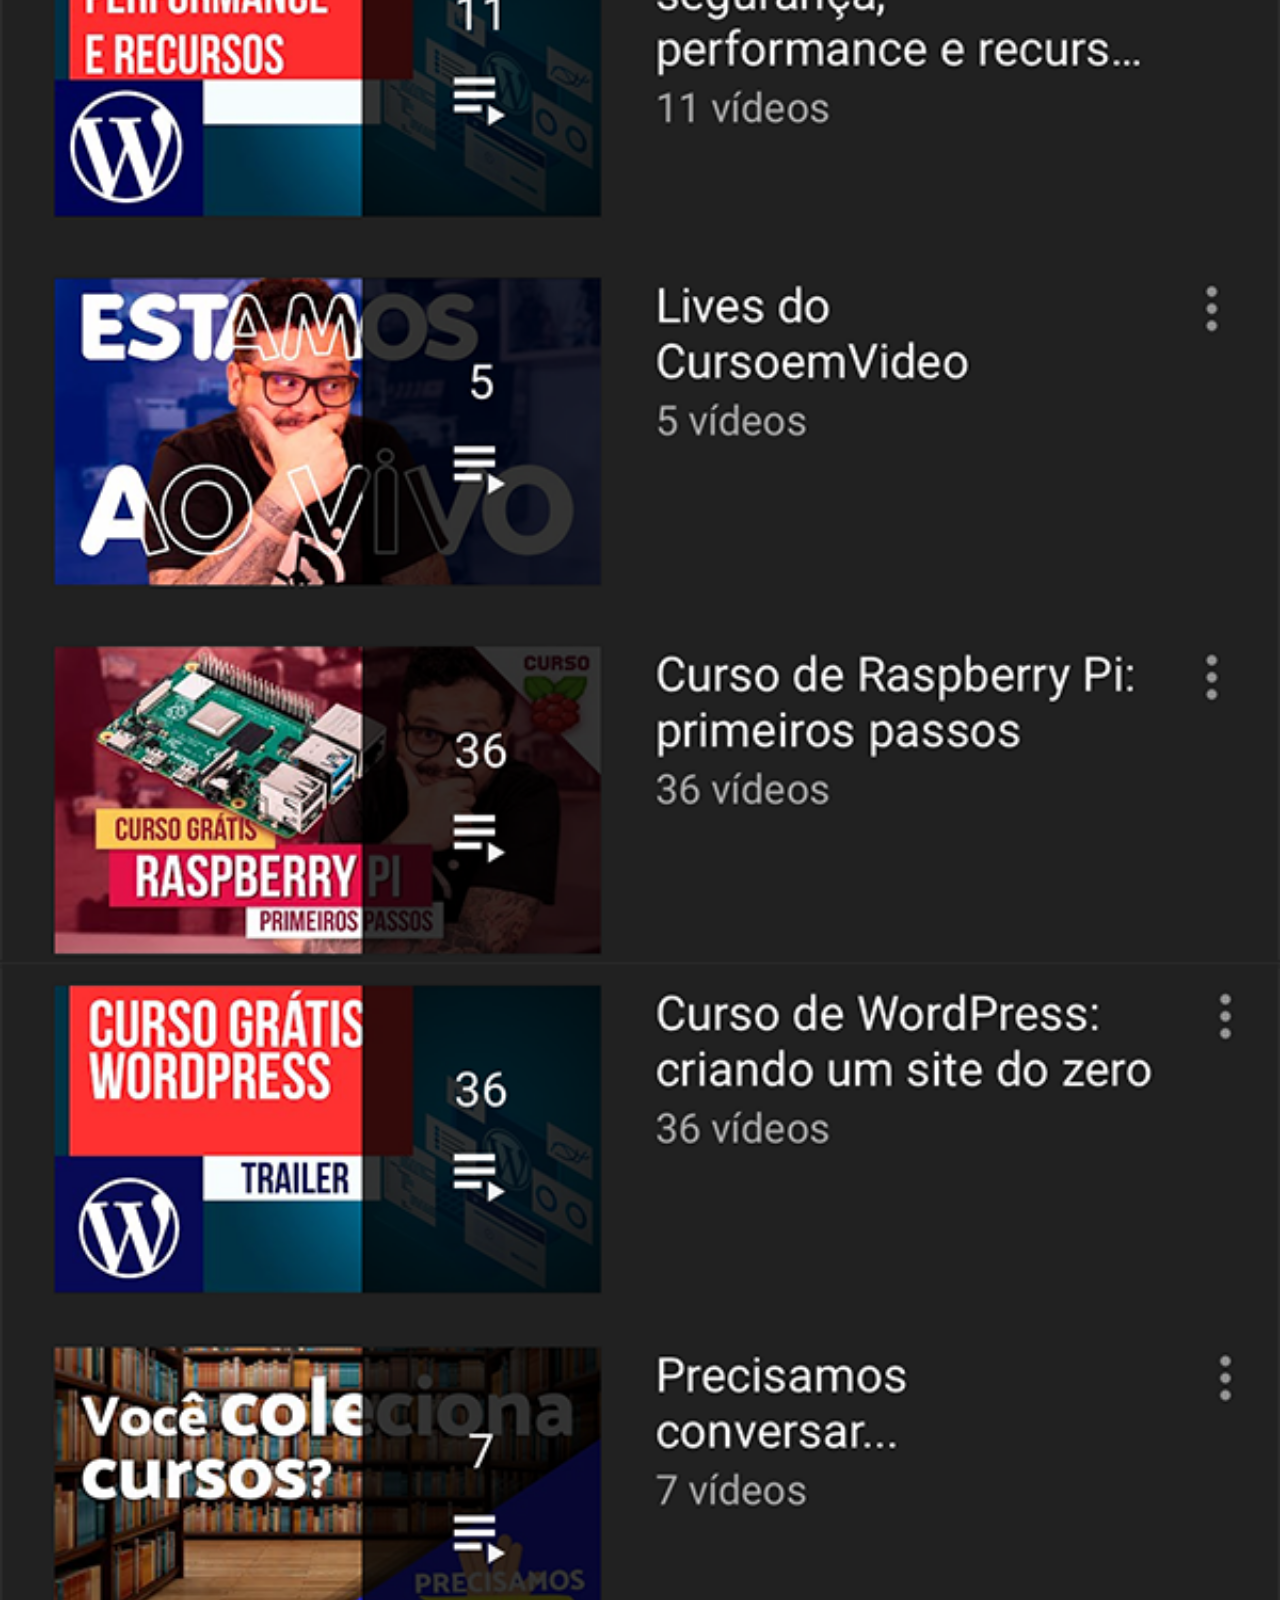
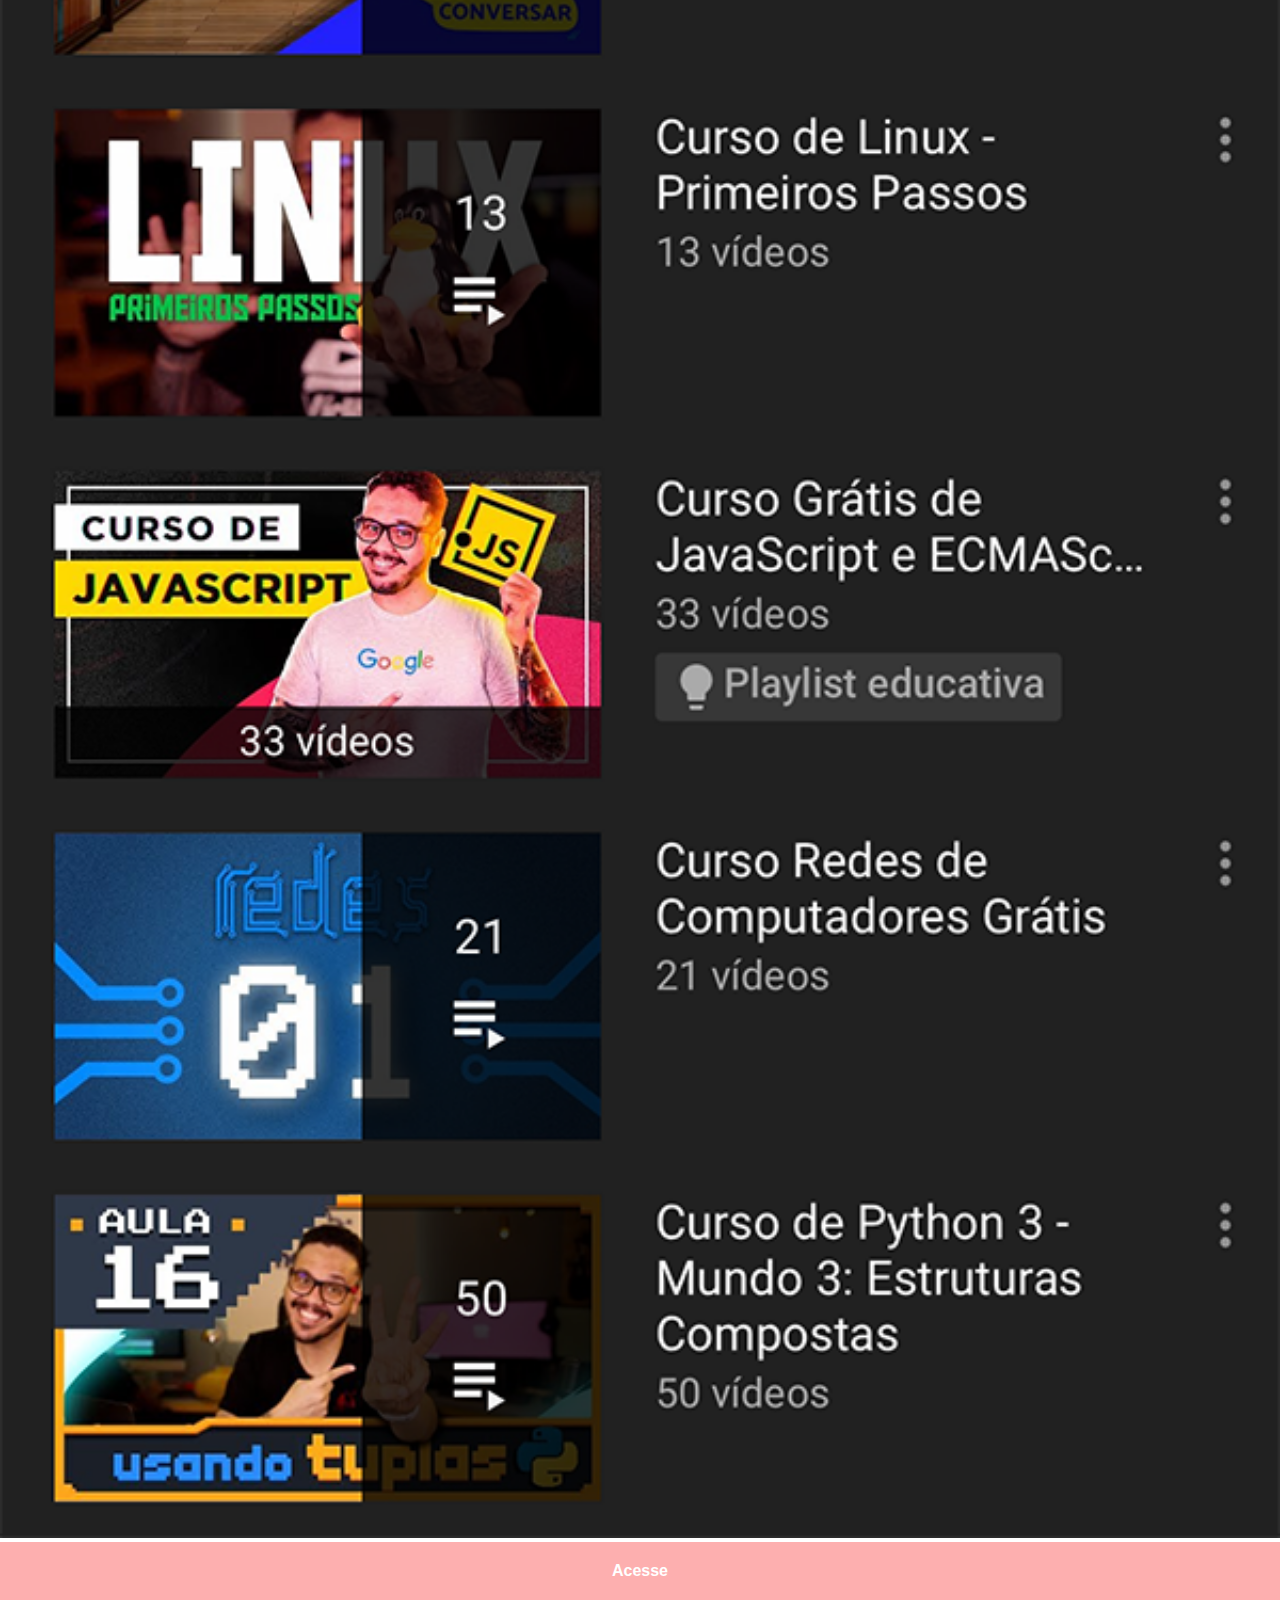
<file: youtube.html>
<!DOCTYPE html>
<html lang="Pt-br">
<head>
    <meta charset="UTF-8">
    <meta name="viewport" content="width=device-width, initial-scale=1.0">
    <title>YouTube</title>
    <link rel="stylesheet" href="estilos/social.css">
</head>
<body>
    <img src="imagens/tela-youtube.png" alt="YouTube">
    <a href="https://www.youtube.com/c/CursoemV%C3%ADdeo" target="_blank">Acesse</a>
</body>
</html>
</file>
<file: estilos/style.css>
@charset "UTF-8";

* {
    margin: 0px;
    padding: 0px;
    font-family: Arial, Helvetica, sans-serif;
}

html, body {
    height: 100vh;
    width: 100vw;
}

body {
    background: url('../imagens/fundo-madeira.jpg') no-repeat top center;
    background-size: cover;
    background-attachment: fixed;
}

main {
    position: relative;
    height: 100vh;
}

section#telefone {
    position: absolute;
    top: 50%;
    left: 50%;
    transform: translate(-50%, -50%);

    height: 627px;
    width: 311px;
    background: url('../imagens/frame-iphone.png') no-repeat;

}

iframe#tela {
    position: relative;
    top: 80px;
    left: 22px;
    width: 267px;
    height: 472px;
}
section#redes-sociais {
    text-align: right;
}
section#redes-sociais img {
    box-sizing: border-box;
    width: 50px;
    margin: 10px;
    border-radius: 50%;  
    box-shadow: 2px 2px 5px rgb(0, 0, 0.400);

}

section#redes-sociais img:hover {
    border: 2px solid rgba(255, 255, 255, 0.623);
    transform: translate(-3px, -3px);
    box-shadow: 5px 5px 10px rgba(0, 0, 0, 0.596);
    transition: transform 0.3s, border 0.2s;
}
</file>
<file: estilos/social.css>
@charset "UTF-8";

* {
    margin: 0px;
    padding: 0px;
    font-family: Arial, Helvetica, sans-serif;
}

::-webkit-scrollbar{
    width: 0px;
    height: 0px;
}

img {
    width: 100vw;
}

a {
    display: block;
    background-color: rgba(250, 64, 64, 0.418);
    color: white;
    padding: 20px;
    text-align: center;
    font-weight: bolder;
    text-decoration: none;
}
a:hover {
    background-color: red;
    transition: 0.3s;
}
</file>
